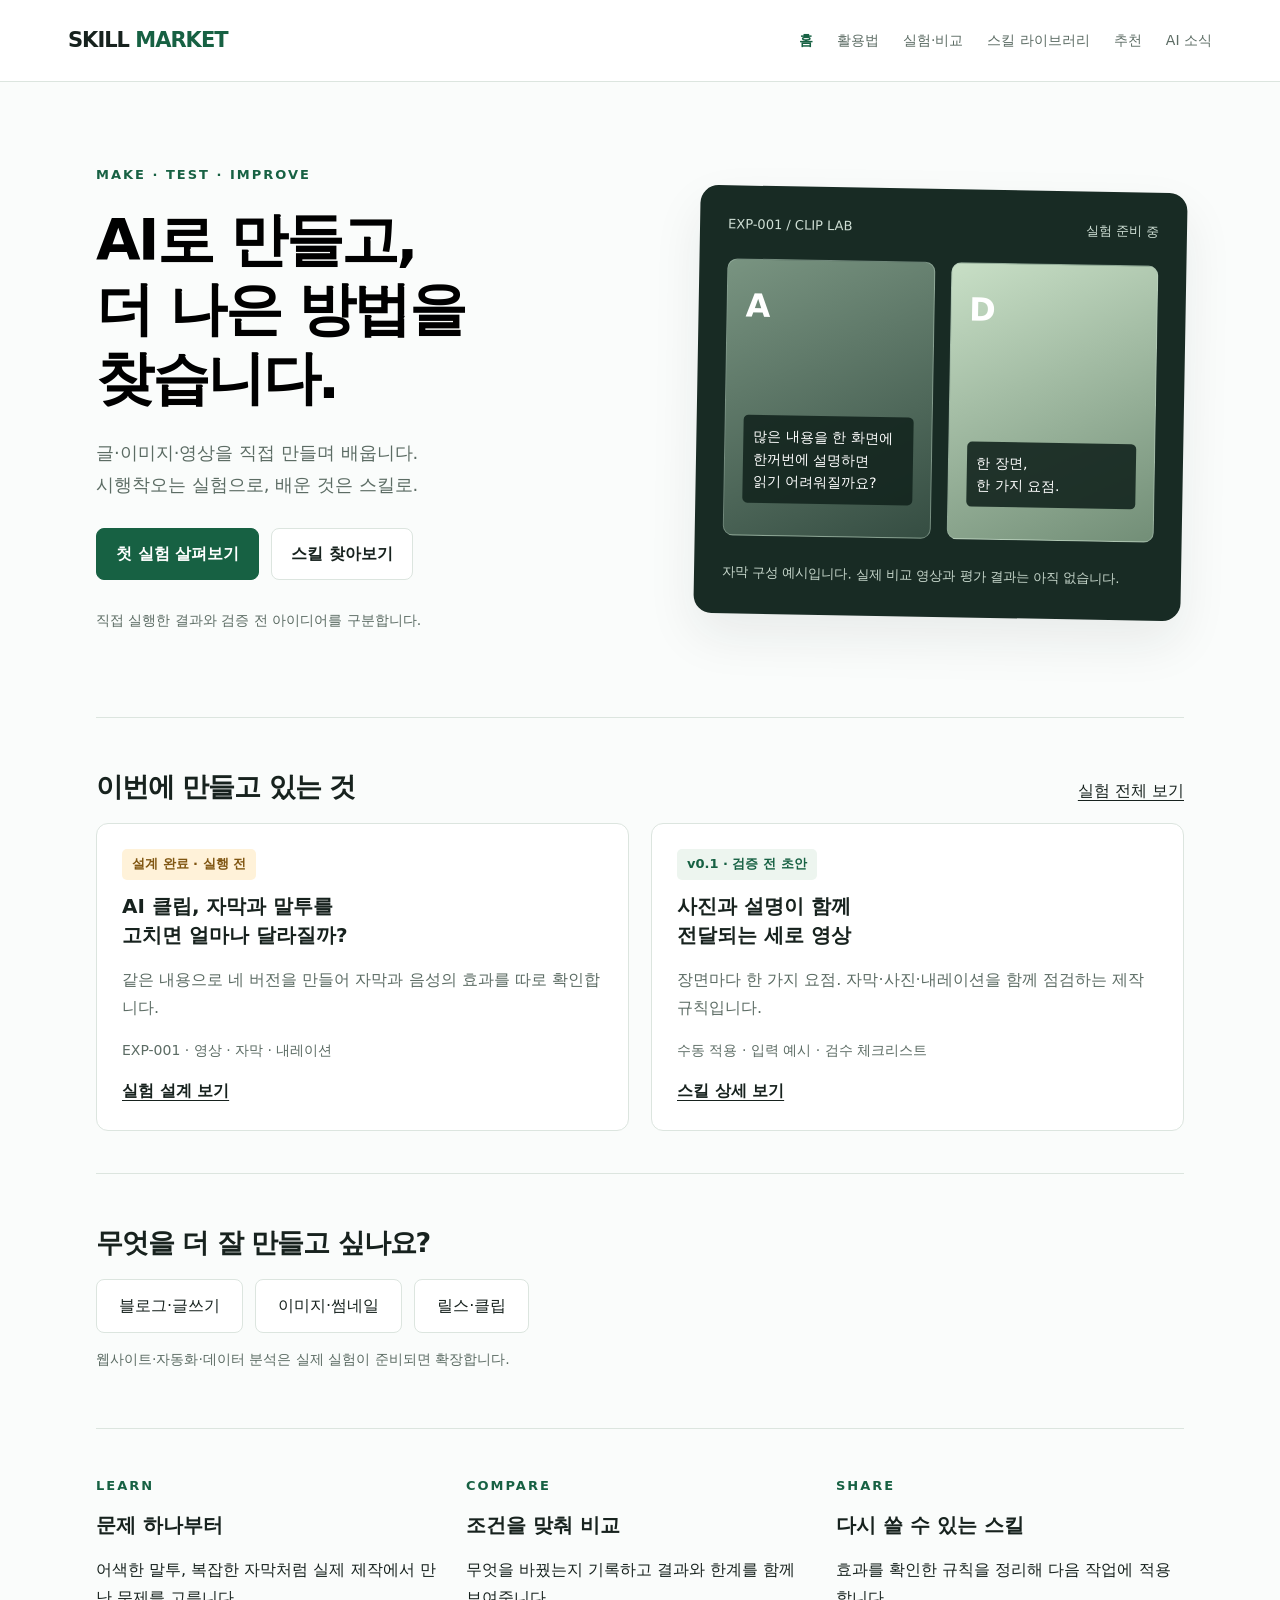
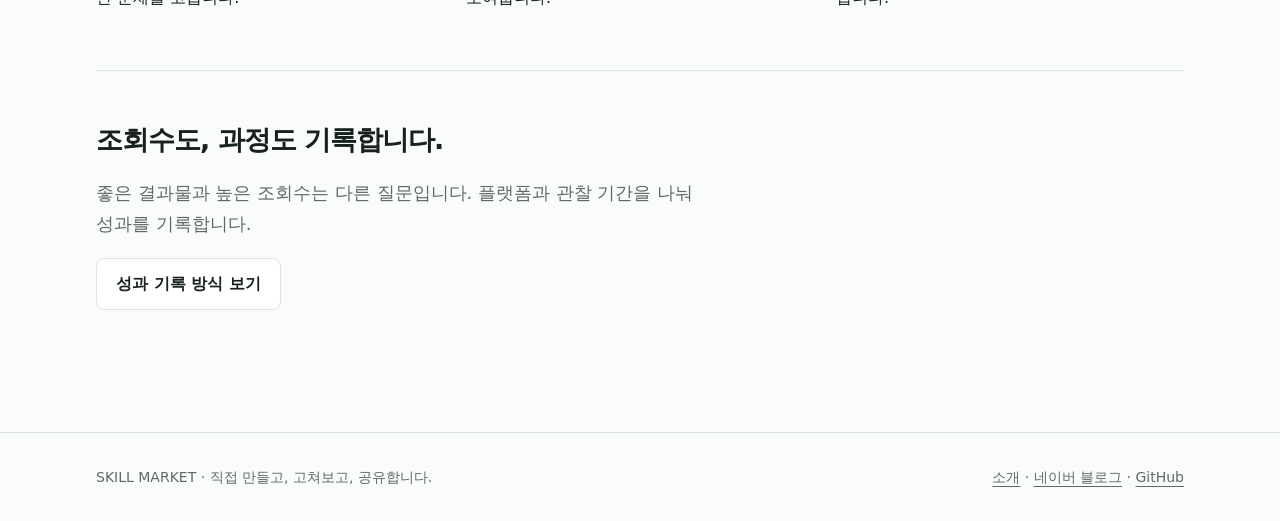
<file: docs/index.html>
<!doctype html><html lang="ko"><head><meta charset="utf-8"><meta name="viewport" content="width=device-width,initial-scale=1"><title>AI로 더 잘 만드는 방법 | SKILL MARKET</title><meta name="description" content="AI 스킬을 직접 써보고 개선하는 실험실. 결과물 비교, 제작 과정과 재사용 가능한 스킬을 기록합니다."><meta property="og:title" content="AI로 더 잘 만드는 방법 | SKILL MARKET"><meta property="og:description" content="직접 만들고 고쳐보며 더 나은 AI 활용법을 나눕니다."><meta property="og:type" content="website"><link rel="stylesheet" href="assets/lab.css"><script src="assets/lab.js" defer></script></head><body><a class="skip" href="#main">본문으로 이동</a><header><div class="nav"><a class="brand" href="index.html">SKILL <span>MARKET</span></a><nav aria-label="주 메뉴"><a href="index.html" aria-current="page">홈</a><a href="guides.html">활용법</a><a href="experiments.html">실험·비교</a><a href="library.html">스킬 라이브러리</a><a href="picks.html">추천</a><a href="news.html">AI 소식</a></nav></div></header><main id="main"><section class="hero"><div><span class="eyebrow">Make · Test · Improve</span><h1>AI로 만들고,<br>더 나은 방법을<br>찾습니다.</h1><p class="lede">글·이미지·영상을 직접 만들며 배웁니다.<br>시행착오는 실험으로, 배운 것은 스킬로.</p><div class="actions"><a class="button primary" href="experiment-001.html">첫 실험 살펴보기</a><a class="button" href="library.html">스킬 찾아보기</a></div><p class="meta">직접 실행한 결과와 검증 전 아이디어를 구분합니다.</p></div><div class="stage" aria-label="자막 배치 설명용 모형"><div class="stage-top"><span>EXP-001 / CLIP LAB</span><span>실험 준비 중</span></div><div class="frames"><div class="frame"><strong>A</strong><p>많은 내용을 한 화면에<br>한꺼번에 설명하면<br>읽기 어려워질까요?</p></div><div class="frame after"><strong>D</strong><p>한 장면,<br>한 가지 요점.</p></div></div><small>자막 구성 예시입니다. 실제 비교 영상과 평가 결과는 아직 없습니다.</small></div></section><section class="section"><div class="section-head"><h2>이번에 만들고 있는 것</h2><a href="experiments.html">실험 전체 보기</a></div><div class="grid two"><article class="card"><span class="tag wait">설계 완료 · 실행 전</span><h3>AI 클립, 자막과 말투를<br>고치면 얼마나 달라질까?</h3><p>같은 내용으로 네 버전을 만들어 자막과 음성의 효과를 따로 확인합니다.</p><p class="meta">EXP-001 · 영상 · 자막 · 내레이션</p><a href="experiment-001.html">실험 설계 보기</a></article><article class="card"><span class="tag">v0.1 · 검증 전 초안</span><h3>사진과 설명이 함께<br>전달되는 세로 영상</h3><p>장면마다 한 가지 요점. 자막·사진·내레이션을 함께 점검하는 제작 규칙입니다.</p><p class="meta">수동 적용 · 입력 예시 · 검수 체크리스트</p><a href="skill-clip.html">스킬 상세 보기</a></article></div></section><section class="section"><h2>무엇을 더 잘 만들고 싶나요?</h2><div class="topic-list"><a href="guides.html#writing">블로그·글쓰기</a><a href="guides.html#image">이미지·썸네일</a><a href="guides.html#video">릴스·클립</a></div><p class="meta">웹사이트·자동화·데이터 분석은 실제 실험이 준비되면 확장합니다.</p></section><section class="section"><div class="grid"><article><span class="eyebrow">Learn</span><h3>문제 하나부터</h3><p>어색한 말투, 복잡한 자막처럼 실제 제작에서 만난 문제를 고릅니다.</p></article><article><span class="eyebrow">Compare</span><h3>조건을 맞춰 비교</h3><p>무엇을 바꿨는지 기록하고 결과와 한계를 함께 보여줍니다.</p></article><article><span class="eyebrow">Share</span><h3>다시 쓸 수 있는 스킬</h3><p>효과를 확인한 규칙을 정리해 다음 작업에 적용합니다.</p></article></div></section><section class="section"><h2>조회수도, 과정도 기록합니다.</h2><p class="lede">좋은 결과물과 높은 조회수는 다른 질문입니다. 플랫폼과 관찰 기간을 나눠 성과를 기록합니다.</p><a class="button" href="experiments.html#results">성과 기록 방식 보기</a></section></main><footer><div class="foot"><span>SKILL MARKET · 직접 만들고, 고쳐보고, 공유합니다.</span><span><a href="about.html">소개</a> · <a href="https://blog.naver.com/ldg0116">네이버 블로그</a> · <a href="https://github.com/ldg0116-oss/skill-market">GitHub</a></span></div></footer></body></html>
</file>
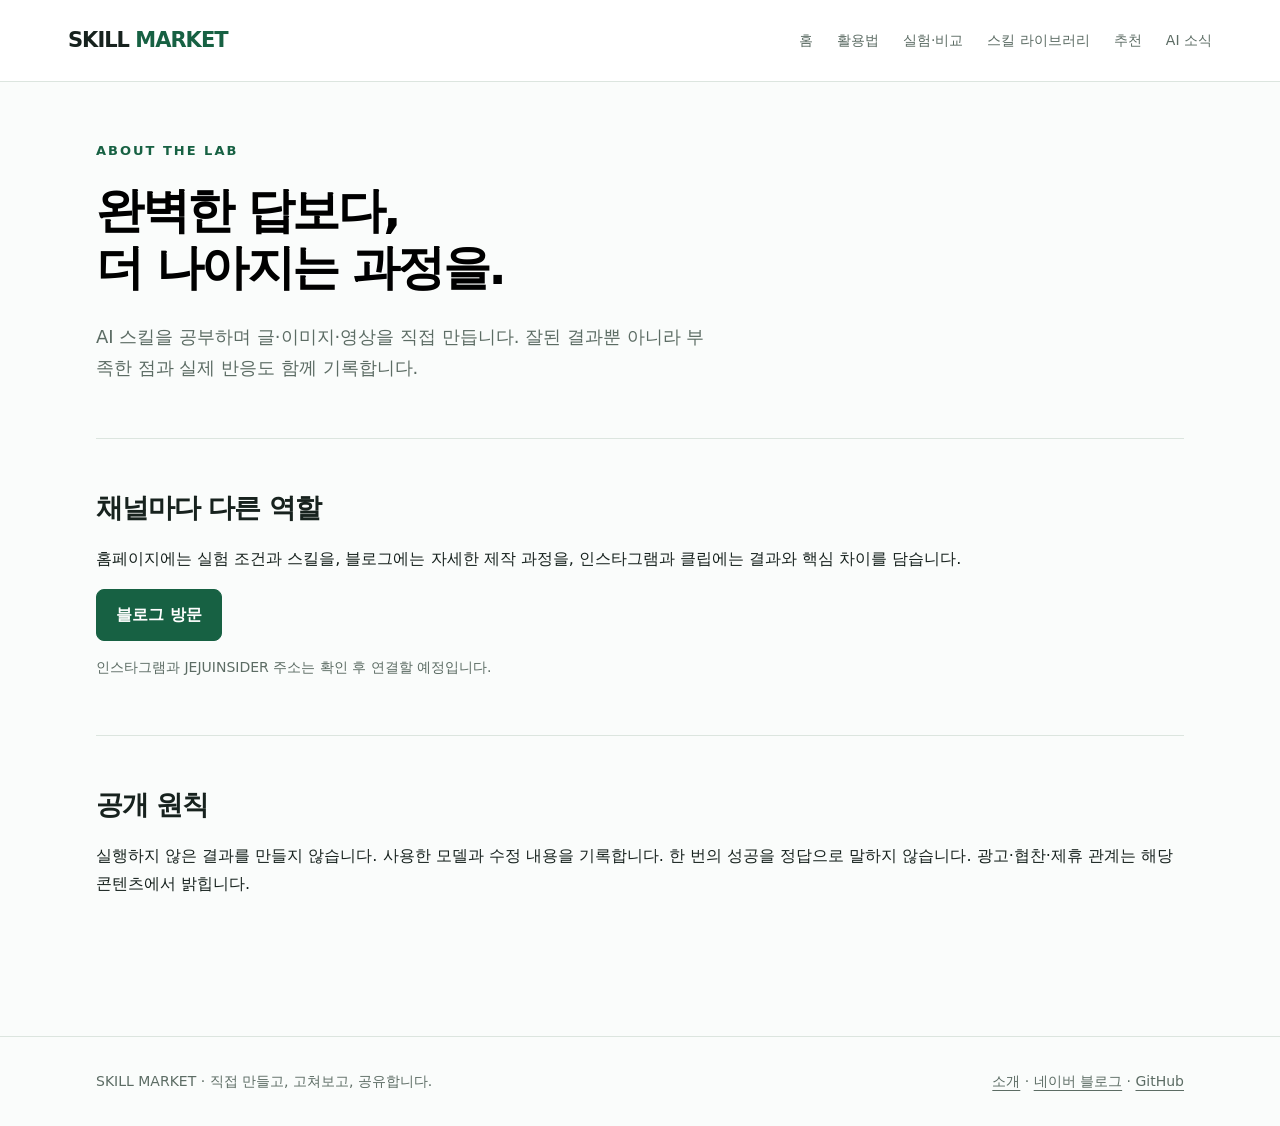
<file: docs/about.html>
<!doctype html><html lang="ko"><head><meta charset="utf-8"><meta name="viewport" content="width=device-width,initial-scale=1"><title>소개 | SKILL MARKET</title><meta name="description" content="AI 스킬을 직접 써보고 개선하는 실험실. 결과물 비교, 제작 과정과 재사용 가능한 스킬을 기록합니다."><meta property="og:title" content="소개 | SKILL MARKET"><meta property="og:description" content="직접 만들고 고쳐보며 더 나은 AI 활용법을 나눕니다."><meta property="og:type" content="website"><link rel="stylesheet" href="assets/lab.css"><script src="assets/lab.js" defer></script></head><body><a class="skip" href="#main">본문으로 이동</a><header><div class="nav"><a class="brand" href="index.html">SKILL <span>MARKET</span></a><nav aria-label="주 메뉴"><a href="index.html">홈</a><a href="guides.html">활용법</a><a href="experiments.html">실험·비교</a><a href="library.html">스킬 라이브러리</a><a href="picks.html">추천</a><a href="news.html">AI 소식</a></nav></div></header><main id="main"><div class="intro"><span class="eyebrow">About the lab</span><h1>완벽한 답보다,<br>더 나아지는 과정을.</h1><p class="lede">AI 스킬을 공부하며 글·이미지·영상을 직접 만듭니다. 잘된 결과뿐 아니라 부족한 점과 실제 반응도 함께 기록합니다.</p></div><section class="section"><h2>채널마다 다른 역할</h2><p>홈페이지에는 실험 조건과 스킬을, 블로그에는 자세한 제작 과정을, 인스타그램과 클립에는 결과와 핵심 차이를 담습니다.</p><a class="button primary" href="https://blog.naver.com/ldg0116">블로그 방문</a><p class="meta">인스타그램과 JEJUINSIDER 주소는 확인 후 연결할 예정입니다.</p></section><section class="section"><h2>공개 원칙</h2><p>실행하지 않은 결과를 만들지 않습니다. 사용한 모델과 수정 내용을 기록합니다. 한 번의 성공을 정답으로 말하지 않습니다. 광고·협찬·제휴 관계는 해당 콘텐츠에서 밝힙니다.</p></section></main><footer><div class="foot"><span>SKILL MARKET · 직접 만들고, 고쳐보고, 공유합니다.</span><span><a href="about.html">소개</a> · <a href="https://blog.naver.com/ldg0116">네이버 블로그</a> · <a href="https://github.com/ldg0116-oss/skill-market">GitHub</a></span></div></footer></body></html>
</file>
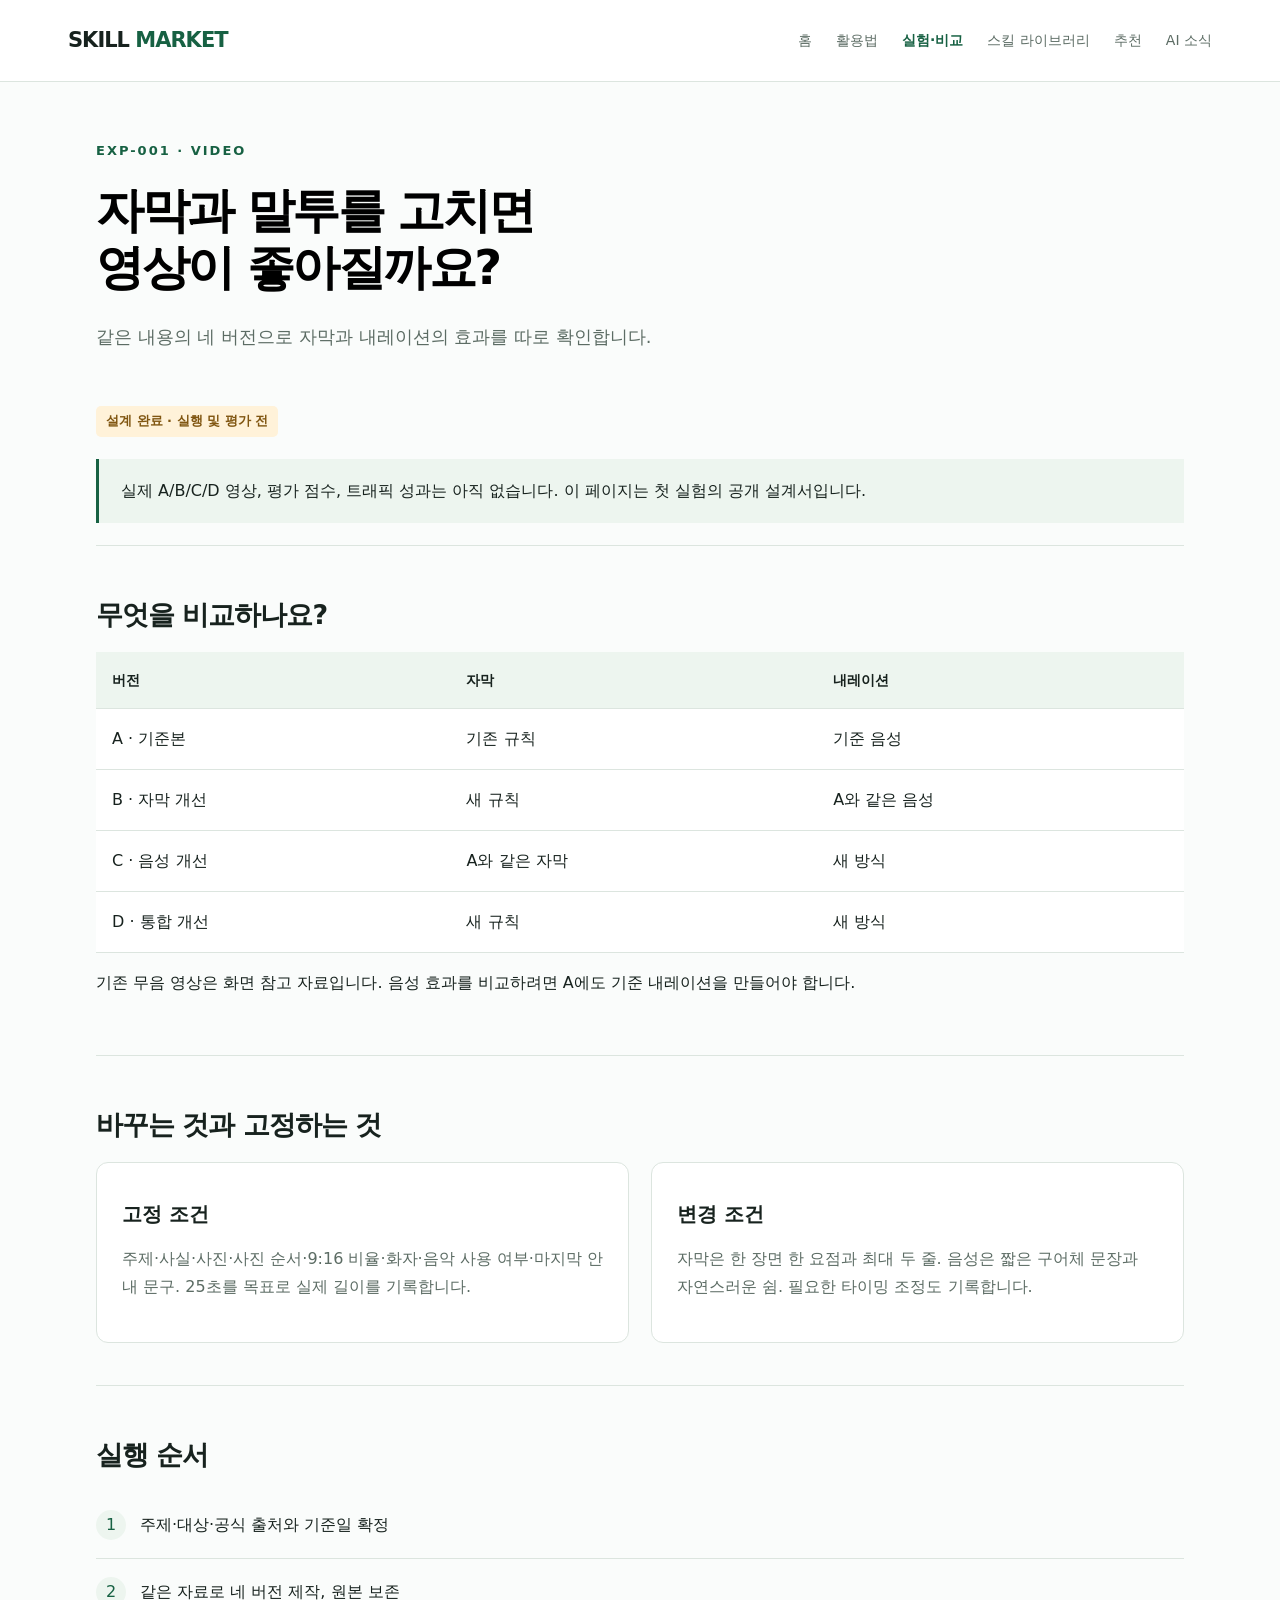
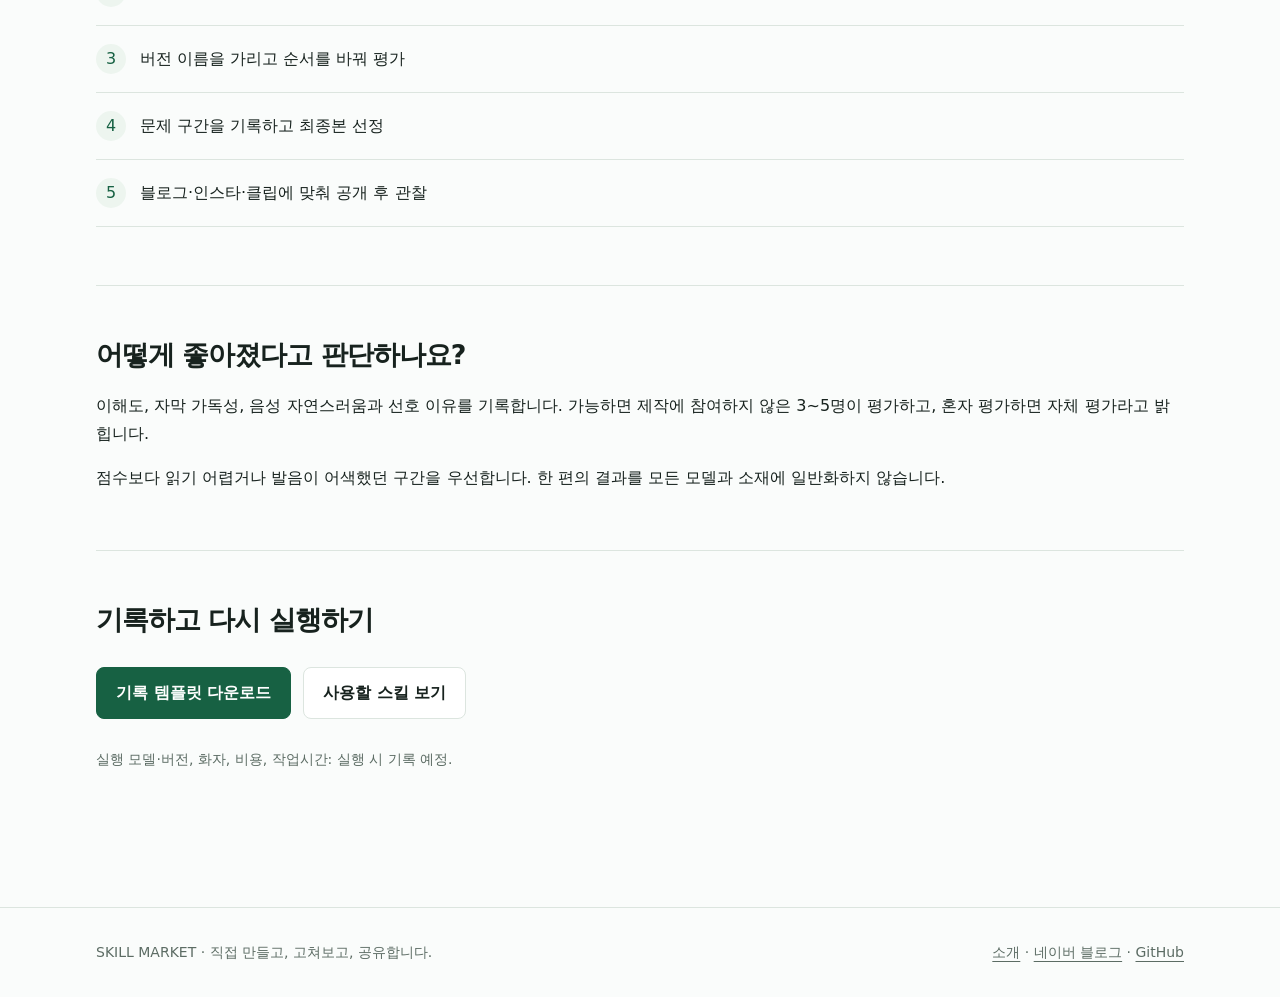
<file: docs/experiment-001.html>
<!doctype html><html lang="ko"><head><meta charset="utf-8"><meta name="viewport" content="width=device-width,initial-scale=1"><title>AI 클립 자막·내레이션 개선 | SKILL MARKET</title><meta name="description" content="AI 스킬을 직접 써보고 개선하는 실험실. 결과물 비교, 제작 과정과 재사용 가능한 스킬을 기록합니다."><meta property="og:title" content="AI 클립 자막·내레이션 개선 | SKILL MARKET"><meta property="og:description" content="직접 만들고 고쳐보며 더 나은 AI 활용법을 나눕니다."><meta property="og:type" content="website"><link rel="stylesheet" href="assets/lab.css"><script src="assets/lab.js" defer></script></head><body><a class="skip" href="#main">본문으로 이동</a><header><div class="nav"><a class="brand" href="index.html">SKILL <span>MARKET</span></a><nav aria-label="주 메뉴"><a href="index.html">홈</a><a href="guides.html">활용법</a><a href="experiments.html" aria-current="page">실험·비교</a><a href="library.html">스킬 라이브러리</a><a href="picks.html">추천</a><a href="news.html">AI 소식</a></nav></div></header><main id="main"><div class="intro"><span class="eyebrow">EXP-001 · Video</span><h1>자막과 말투를 고치면<br>영상이 좋아질까요?</h1><p class="lede">같은 내용의 네 버전으로 자막과 내레이션의 효과를 따로 확인합니다.</p></div><span class="tag wait">설계 완료 · 실행 및 평가 전</span><div class="notice">실제 A/B/C/D 영상, 평가 점수, 트래픽 성과는 아직 없습니다. 이 페이지는 첫 실험의 공개 설계서입니다.</div><section class="section"><h2>무엇을 비교하나요?</h2><div class="scroll"><table><thead><tr><th>버전</th><th>자막</th><th>내레이션</th></tr></thead><tbody><tr><td>A · 기준본</td><td>기존 규칙</td><td>기준 음성</td></tr><tr><td>B · 자막 개선</td><td>새 규칙</td><td>A와 같은 음성</td></tr><tr><td>C · 음성 개선</td><td>A와 같은 자막</td><td>새 방식</td></tr><tr><td>D · 통합 개선</td><td>새 규칙</td><td>새 방식</td></tr></tbody></table></div><p>기존 무음 영상은 화면 참고 자료입니다. 음성 효과를 비교하려면 A에도 기준 내레이션을 만들어야 합니다.</p></section><section class="section"><h2>바꾸는 것과 고정하는 것</h2><div class="grid two"><article class="card"><h3>고정 조건</h3><p>주제·사실·사진·사진 순서·9:16 비율·화자·음악 사용 여부·마지막 안내 문구. 25초를 목표로 실제 길이를 기록합니다.</p></article><article class="card"><h3>변경 조건</h3><p>자막은 한 장면 한 요점과 최대 두 줄. 음성은 짧은 구어체 문장과 자연스러운 쉼. 필요한 타이밍 조정도 기록합니다.</p></article></div></section><section class="section"><h2>실행 순서</h2><ol class="steps"><li>주제·대상·공식 출처와 기준일 확정</li><li>같은 자료로 네 버전 제작, 원본 보존</li><li>버전 이름을 가리고 순서를 바꿔 평가</li><li>문제 구간을 기록하고 최종본 선정</li><li>블로그·인스타·클립에 맞춰 공개 후 관찰</li></ol></section><section class="section"><h2>어떻게 좋아졌다고 판단하나요?</h2><p>이해도, 자막 가독성, 음성 자연스러움과 선호 이유를 기록합니다. 가능하면 제작에 참여하지 않은 3~5명이 평가하고, 혼자 평가하면 자체 평가라고 밝힙니다.</p><p>점수보다 읽기 어렵거나 발음이 어색했던 구간을 우선합니다. 한 편의 결과를 모든 모델과 소재에 일반화하지 않습니다.</p></section><section class="section"><h2>기록하고 다시 실행하기</h2><div class="actions"><a class="button primary" href="downloads/experiment-001.md" download>기록 템플릿 다운로드</a><a class="button" href="skill-clip.html">사용할 스킬 보기</a></div><p class="meta">실행 모델·버전, 화자, 비용, 작업시간: 실행 시 기록 예정.</p></section></main><footer><div class="foot"><span>SKILL MARKET · 직접 만들고, 고쳐보고, 공유합니다.</span><span><a href="about.html">소개</a> · <a href="https://blog.naver.com/ldg0116">네이버 블로그</a> · <a href="https://github.com/ldg0116-oss/skill-market">GitHub</a></span></div></footer></body></html>
</file>
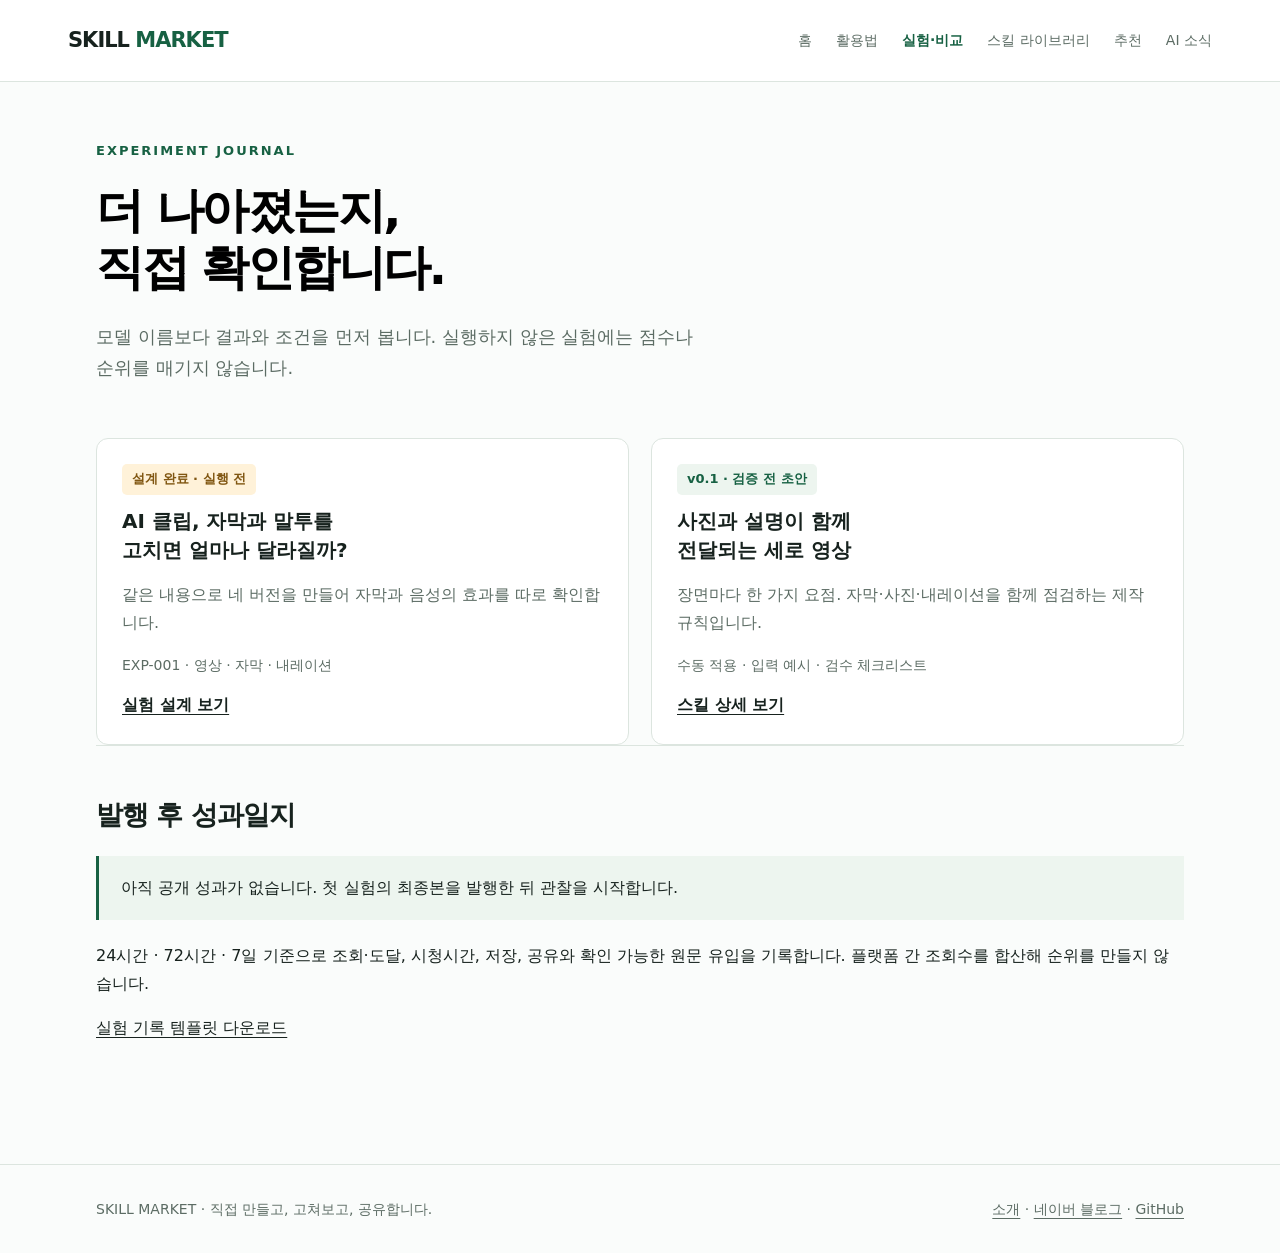
<file: docs/experiments.html>
<!doctype html><html lang="ko"><head><meta charset="utf-8"><meta name="viewport" content="width=device-width,initial-scale=1"><title>실험·비교 | SKILL MARKET</title><meta name="description" content="AI 스킬을 직접 써보고 개선하는 실험실. 결과물 비교, 제작 과정과 재사용 가능한 스킬을 기록합니다."><meta property="og:title" content="실험·비교 | SKILL MARKET"><meta property="og:description" content="직접 만들고 고쳐보며 더 나은 AI 활용법을 나눕니다."><meta property="og:type" content="website"><link rel="stylesheet" href="assets/lab.css"><script src="assets/lab.js" defer></script></head><body><a class="skip" href="#main">본문으로 이동</a><header><div class="nav"><a class="brand" href="index.html">SKILL <span>MARKET</span></a><nav aria-label="주 메뉴"><a href="index.html">홈</a><a href="guides.html">활용법</a><a href="experiments.html" aria-current="page">실험·비교</a><a href="library.html">스킬 라이브러리</a><a href="picks.html">추천</a><a href="news.html">AI 소식</a></nav></div></header><main id="main"><div class="intro"><span class="eyebrow">Experiment journal</span><h1>더 나아졌는지,<br>직접 확인합니다.</h1><p class="lede">모델 이름보다 결과와 조건을 먼저 봅니다. 실행하지 않은 실험에는 점수나 순위를 매기지 않습니다.</p></div><div class="grid two"><article class="card"><span class="tag wait">설계 완료 · 실행 전</span><h3>AI 클립, 자막과 말투를<br>고치면 얼마나 달라질까?</h3><p>같은 내용으로 네 버전을 만들어 자막과 음성의 효과를 따로 확인합니다.</p><p class="meta">EXP-001 · 영상 · 자막 · 내레이션</p><a href="experiment-001.html">실험 설계 보기</a></article><article class="card"><span class="tag">v0.1 · 검증 전 초안</span><h3>사진과 설명이 함께<br>전달되는 세로 영상</h3><p>장면마다 한 가지 요점. 자막·사진·내레이션을 함께 점검하는 제작 규칙입니다.</p><p class="meta">수동 적용 · 입력 예시 · 검수 체크리스트</p><a href="skill-clip.html">스킬 상세 보기</a></article></div><section class="section" id="results"><h2>발행 후 성과일지</h2><div class="notice">아직 공개 성과가 없습니다. 첫 실험의 최종본을 발행한 뒤 관찰을 시작합니다.</div><p>24시간 · 72시간 · 7일 기준으로 조회·도달, 시청시간, 저장, 공유와 확인 가능한 원문 유입을 기록합니다. 플랫폼 간 조회수를 합산해 순위를 만들지 않습니다.</p><a href="downloads/experiment-001.md" download>실험 기록 템플릿 다운로드</a></section></main><footer><div class="foot"><span>SKILL MARKET · 직접 만들고, 고쳐보고, 공유합니다.</span><span><a href="about.html">소개</a> · <a href="https://blog.naver.com/ldg0116">네이버 블로그</a> · <a href="https://github.com/ldg0116-oss/skill-market">GitHub</a></span></div></footer></body></html>
</file>
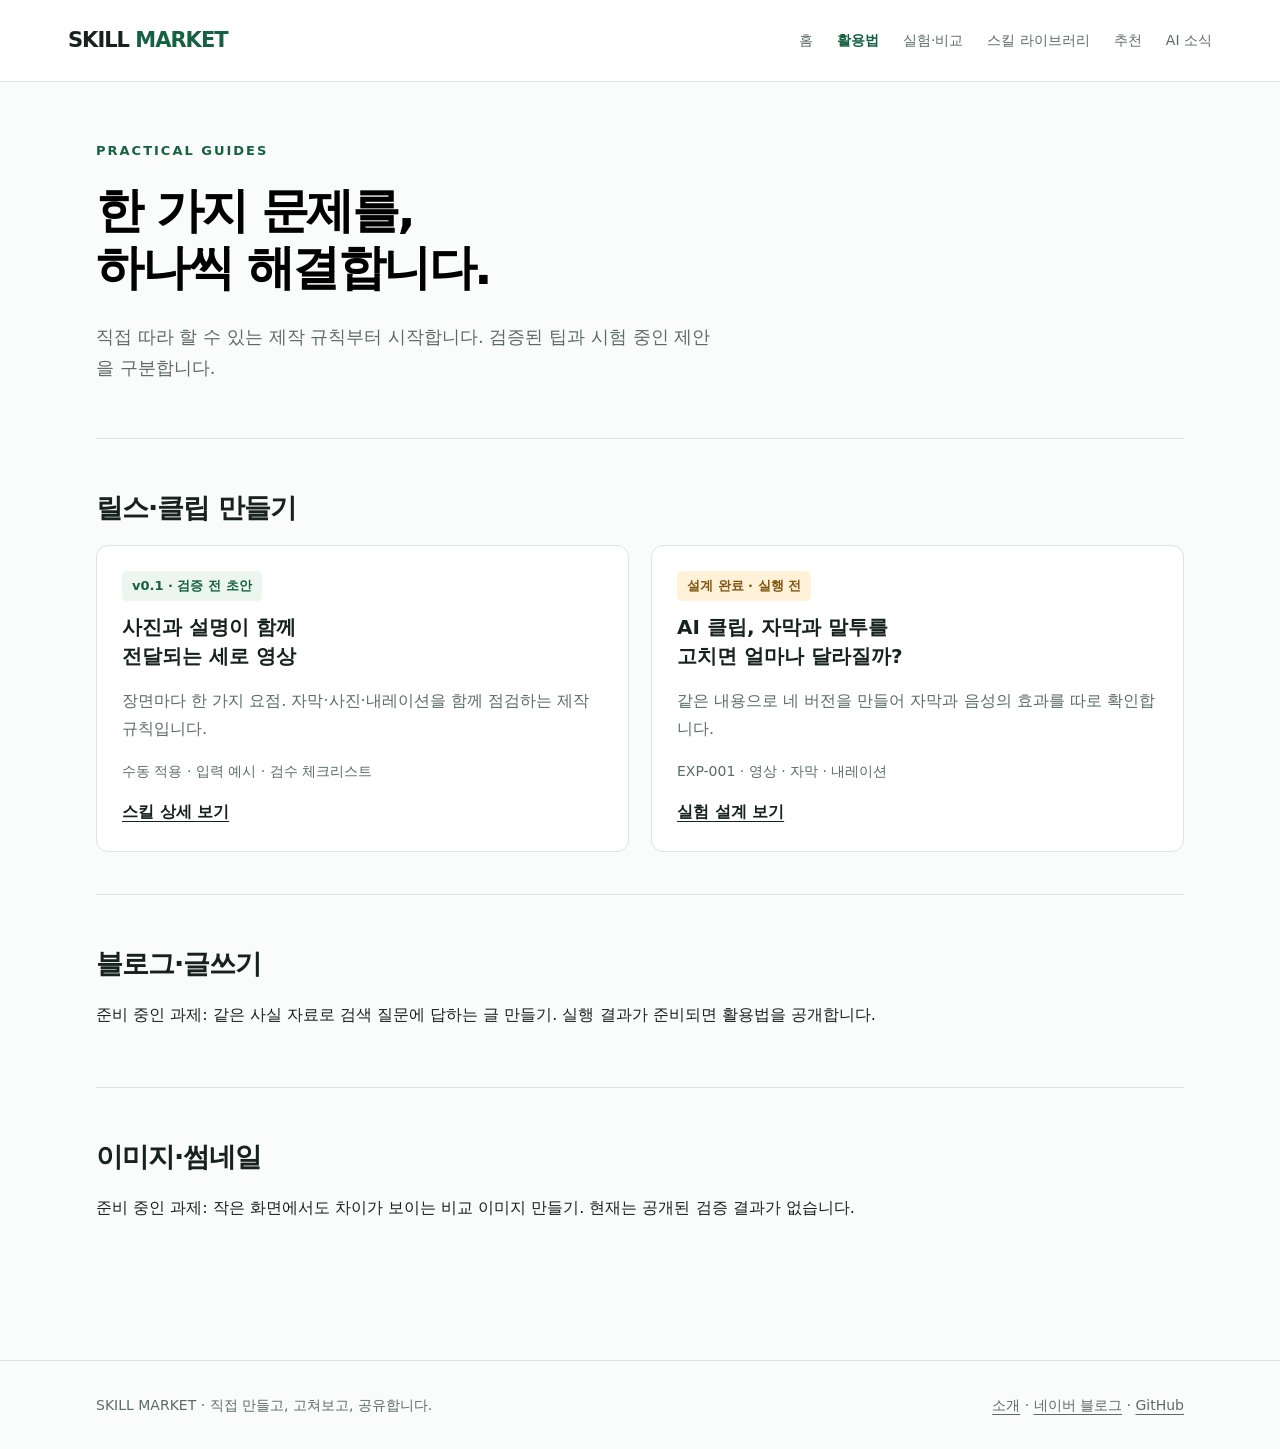
<file: docs/guides.html>
<!doctype html><html lang="ko"><head><meta charset="utf-8"><meta name="viewport" content="width=device-width,initial-scale=1"><title>활용법 | SKILL MARKET</title><meta name="description" content="AI 스킬을 직접 써보고 개선하는 실험실. 결과물 비교, 제작 과정과 재사용 가능한 스킬을 기록합니다."><meta property="og:title" content="활용법 | SKILL MARKET"><meta property="og:description" content="직접 만들고 고쳐보며 더 나은 AI 활용법을 나눕니다."><meta property="og:type" content="website"><link rel="stylesheet" href="assets/lab.css"><script src="assets/lab.js" defer></script></head><body><a class="skip" href="#main">본문으로 이동</a><header><div class="nav"><a class="brand" href="index.html">SKILL <span>MARKET</span></a><nav aria-label="주 메뉴"><a href="index.html">홈</a><a href="guides.html" aria-current="page">활용법</a><a href="experiments.html">실험·비교</a><a href="library.html">스킬 라이브러리</a><a href="picks.html">추천</a><a href="news.html">AI 소식</a></nav></div></header><main id="main"><div class="intro"><span class="eyebrow">Practical guides</span><h1>한 가지 문제를,<br>하나씩 해결합니다.</h1><p class="lede">직접 따라 할 수 있는 제작 규칙부터 시작합니다. 검증된 팁과 시험 중인 제안을 구분합니다.</p></div><section class="section" id="video"><h2>릴스·클립 만들기</h2><div class="grid two"><article class="card"><span class="tag">v0.1 · 검증 전 초안</span><h3>사진과 설명이 함께<br>전달되는 세로 영상</h3><p>장면마다 한 가지 요점. 자막·사진·내레이션을 함께 점검하는 제작 규칙입니다.</p><p class="meta">수동 적용 · 입력 예시 · 검수 체크리스트</p><a href="skill-clip.html">스킬 상세 보기</a></article><article class="card"><span class="tag wait">설계 완료 · 실행 전</span><h3>AI 클립, 자막과 말투를<br>고치면 얼마나 달라질까?</h3><p>같은 내용으로 네 버전을 만들어 자막과 음성의 효과를 따로 확인합니다.</p><p class="meta">EXP-001 · 영상 · 자막 · 내레이션</p><a href="experiment-001.html">실험 설계 보기</a></article></div></section><section class="section" id="writing"><h2>블로그·글쓰기</h2><p>준비 중인 과제: 같은 사실 자료로 검색 질문에 답하는 글 만들기. 실행 결과가 준비되면 활용법을 공개합니다.</p></section><section class="section" id="image"><h2>이미지·썸네일</h2><p>준비 중인 과제: 작은 화면에서도 차이가 보이는 비교 이미지 만들기. 현재는 공개된 검증 결과가 없습니다.</p></section></main><footer><div class="foot"><span>SKILL MARKET · 직접 만들고, 고쳐보고, 공유합니다.</span><span><a href="about.html">소개</a> · <a href="https://blog.naver.com/ldg0116">네이버 블로그</a> · <a href="https://github.com/ldg0116-oss/skill-market">GitHub</a></span></div></footer></body></html>
</file>
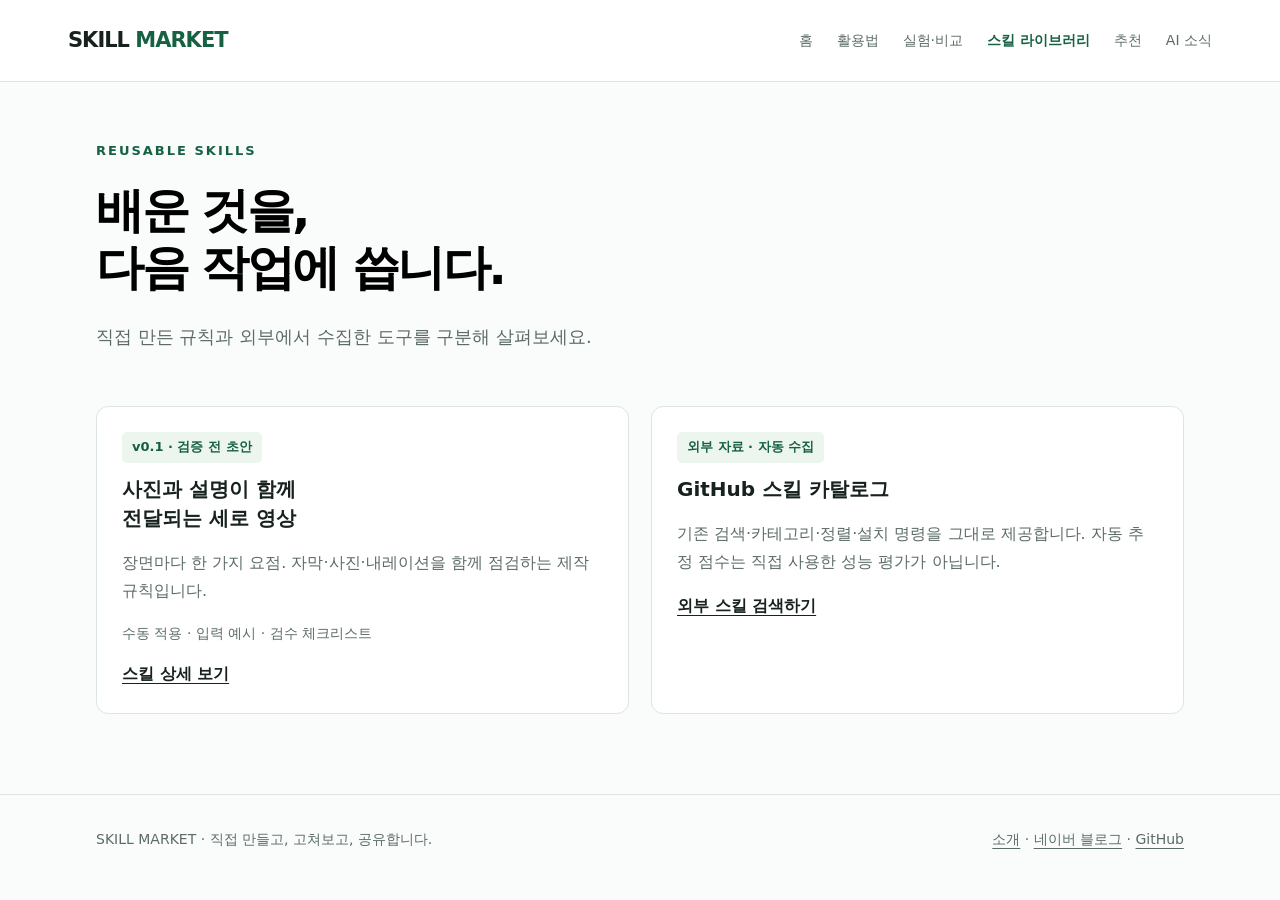
<file: docs/library.html>
<!doctype html><html lang="ko"><head><meta charset="utf-8"><meta name="viewport" content="width=device-width,initial-scale=1"><title>스킬 라이브러리 | SKILL MARKET</title><meta name="description" content="AI 스킬을 직접 써보고 개선하는 실험실. 결과물 비교, 제작 과정과 재사용 가능한 스킬을 기록합니다."><meta property="og:title" content="스킬 라이브러리 | SKILL MARKET"><meta property="og:description" content="직접 만들고 고쳐보며 더 나은 AI 활용법을 나눕니다."><meta property="og:type" content="website"><link rel="stylesheet" href="assets/lab.css"><script src="assets/lab.js" defer></script></head><body><a class="skip" href="#main">본문으로 이동</a><header><div class="nav"><a class="brand" href="index.html">SKILL <span>MARKET</span></a><nav aria-label="주 메뉴"><a href="index.html">홈</a><a href="guides.html">활용법</a><a href="experiments.html">실험·비교</a><a href="library.html" aria-current="page">스킬 라이브러리</a><a href="picks.html">추천</a><a href="news.html">AI 소식</a></nav></div></header><main id="main"><div class="intro"><span class="eyebrow">Reusable skills</span><h1>배운 것을,<br>다음 작업에 씁니다.</h1><p class="lede">직접 만든 규칙과 외부에서 수집한 도구를 구분해 살펴보세요.</p></div><div class="grid two"><article class="card"><span class="tag">v0.1 · 검증 전 초안</span><h3>사진과 설명이 함께<br>전달되는 세로 영상</h3><p>장면마다 한 가지 요점. 자막·사진·내레이션을 함께 점검하는 제작 규칙입니다.</p><p class="meta">수동 적용 · 입력 예시 · 검수 체크리스트</p><a href="skill-clip.html">스킬 상세 보기</a></article><article class="card"><span class="tag">외부 자료 · 자동 수집</span><h3>GitHub 스킬 카탈로그</h3><p>기존 검색·카테고리·정렬·설치 명령을 그대로 제공합니다. 자동 추정 점수는 직접 사용한 성능 평가가 아닙니다.</p><a href="catalog.html">외부 스킬 검색하기</a></article></div></main><footer><div class="foot"><span>SKILL MARKET · 직접 만들고, 고쳐보고, 공유합니다.</span><span><a href="about.html">소개</a> · <a href="https://blog.naver.com/ldg0116">네이버 블로그</a> · <a href="https://github.com/ldg0116-oss/skill-market">GitHub</a></span></div></footer></body></html>
</file>
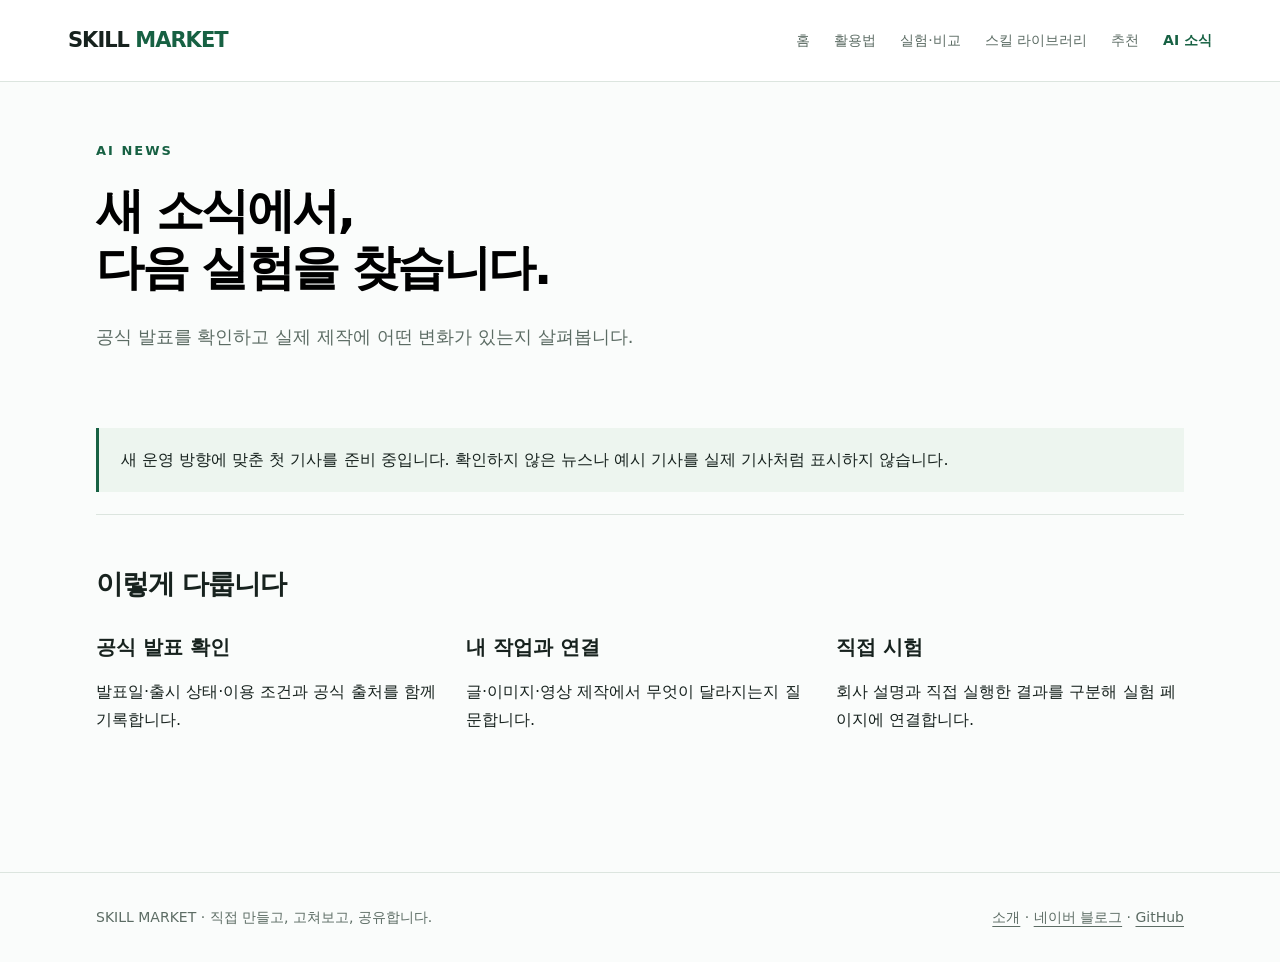
<file: docs/news.html>
<!doctype html><html lang="ko"><head><meta charset="utf-8"><meta name="viewport" content="width=device-width,initial-scale=1"><title>AI 소식 | SKILL MARKET</title><meta name="description" content="AI 스킬을 직접 써보고 개선하는 실험실. 결과물 비교, 제작 과정과 재사용 가능한 스킬을 기록합니다."><meta property="og:title" content="AI 소식 | SKILL MARKET"><meta property="og:description" content="직접 만들고 고쳐보며 더 나은 AI 활용법을 나눕니다."><meta property="og:type" content="website"><link rel="stylesheet" href="assets/lab.css"><script src="assets/lab.js" defer></script></head><body><a class="skip" href="#main">본문으로 이동</a><header><div class="nav"><a class="brand" href="index.html">SKILL <span>MARKET</span></a><nav aria-label="주 메뉴"><a href="index.html">홈</a><a href="guides.html">활용법</a><a href="experiments.html">실험·비교</a><a href="library.html">스킬 라이브러리</a><a href="picks.html">추천</a><a href="news.html" aria-current="page">AI 소식</a></nav></div></header><main id="main"><div class="intro"><span class="eyebrow">AI news</span><h1>새 소식에서,<br>다음 실험을 찾습니다.</h1><p class="lede">공식 발표를 확인하고 실제 제작에 어떤 변화가 있는지 살펴봅니다.</p></div><div class="notice">새 운영 방향에 맞춘 첫 기사를 준비 중입니다. 확인하지 않은 뉴스나 예시 기사를 실제 기사처럼 표시하지 않습니다.</div><section class="section"><h2>이렇게 다룹니다</h2><div class="grid"><article><h3>공식 발표 확인</h3><p>발표일·출시 상태·이용 조건과 공식 출처를 함께 기록합니다.</p></article><article><h3>내 작업과 연결</h3><p>글·이미지·영상 제작에서 무엇이 달라지는지 질문합니다.</p></article><article><h3>직접 시험</h3><p>회사 설명과 직접 실행한 결과를 구분해 실험 페이지에 연결합니다.</p></article></div></section></main><footer><div class="foot"><span>SKILL MARKET · 직접 만들고, 고쳐보고, 공유합니다.</span><span><a href="about.html">소개</a> · <a href="https://blog.naver.com/ldg0116">네이버 블로그</a> · <a href="https://github.com/ldg0116-oss/skill-market">GitHub</a></span></div></footer></body></html>
</file>
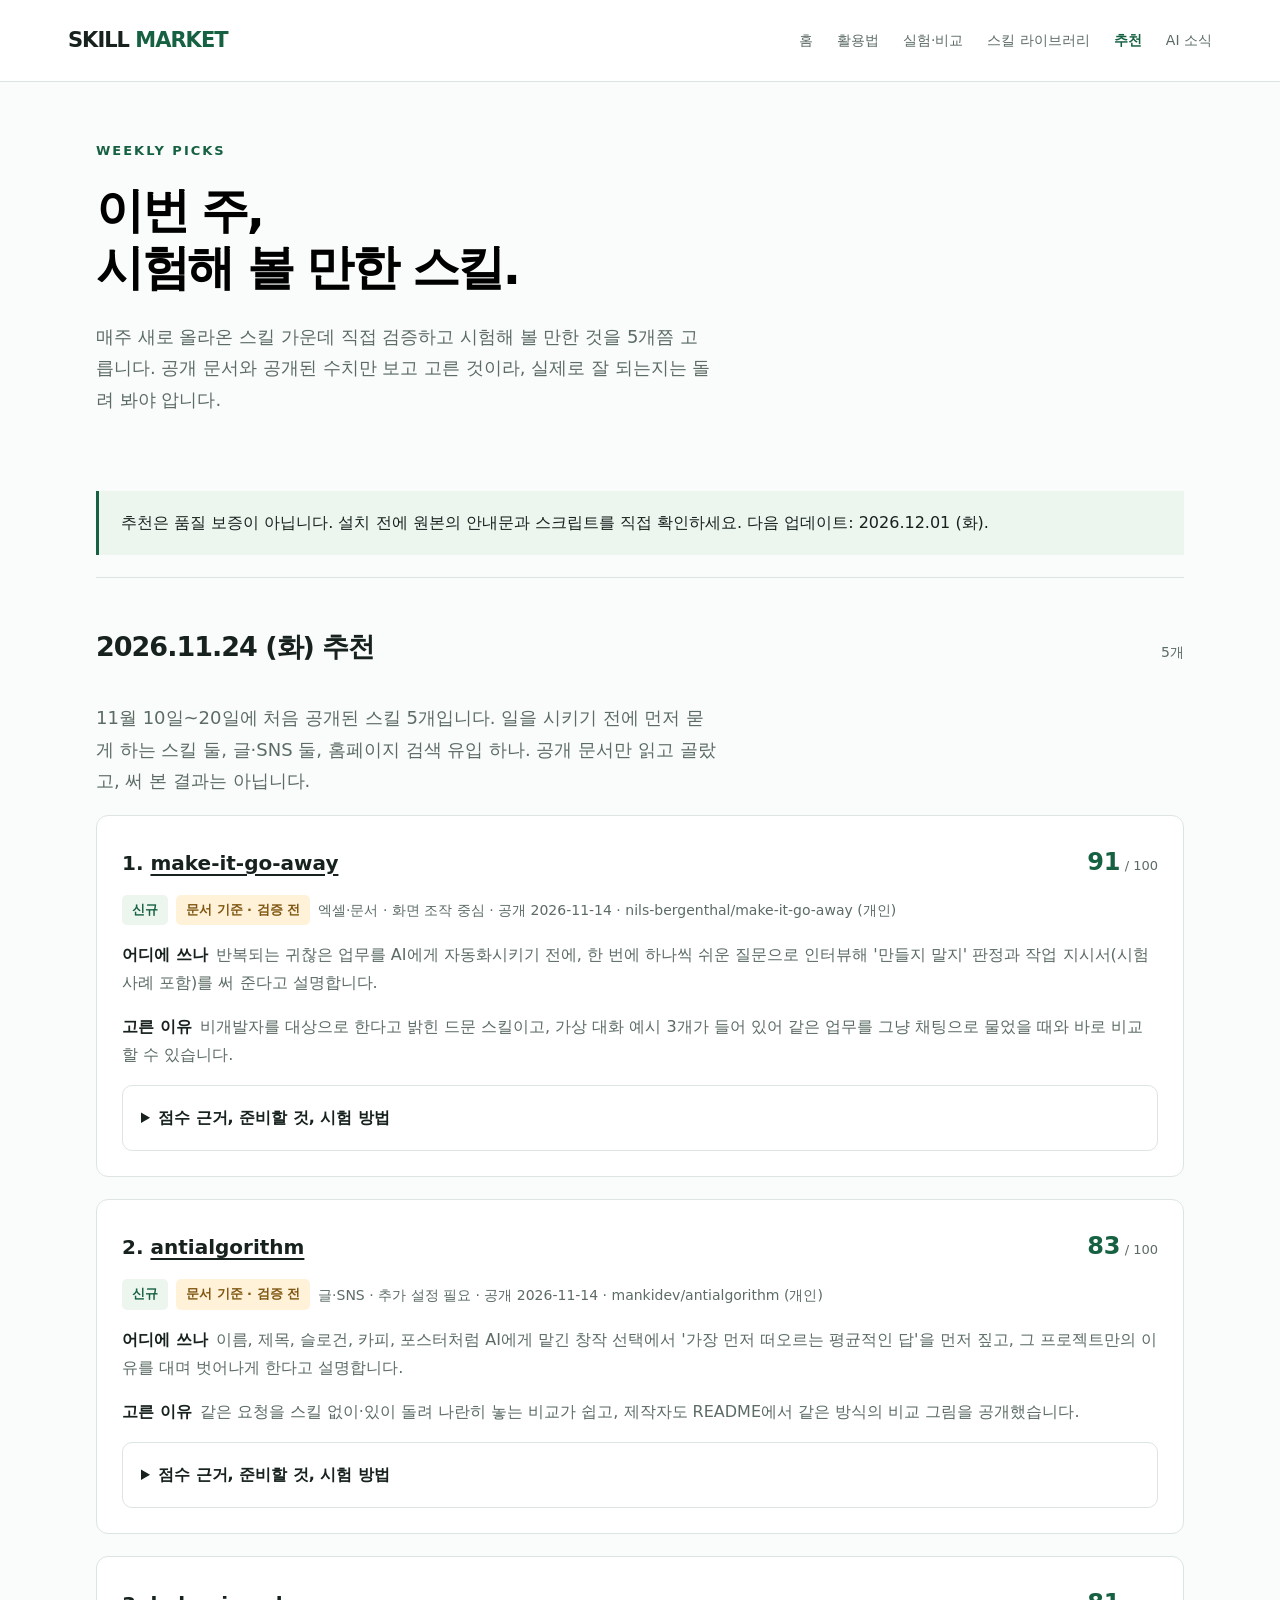
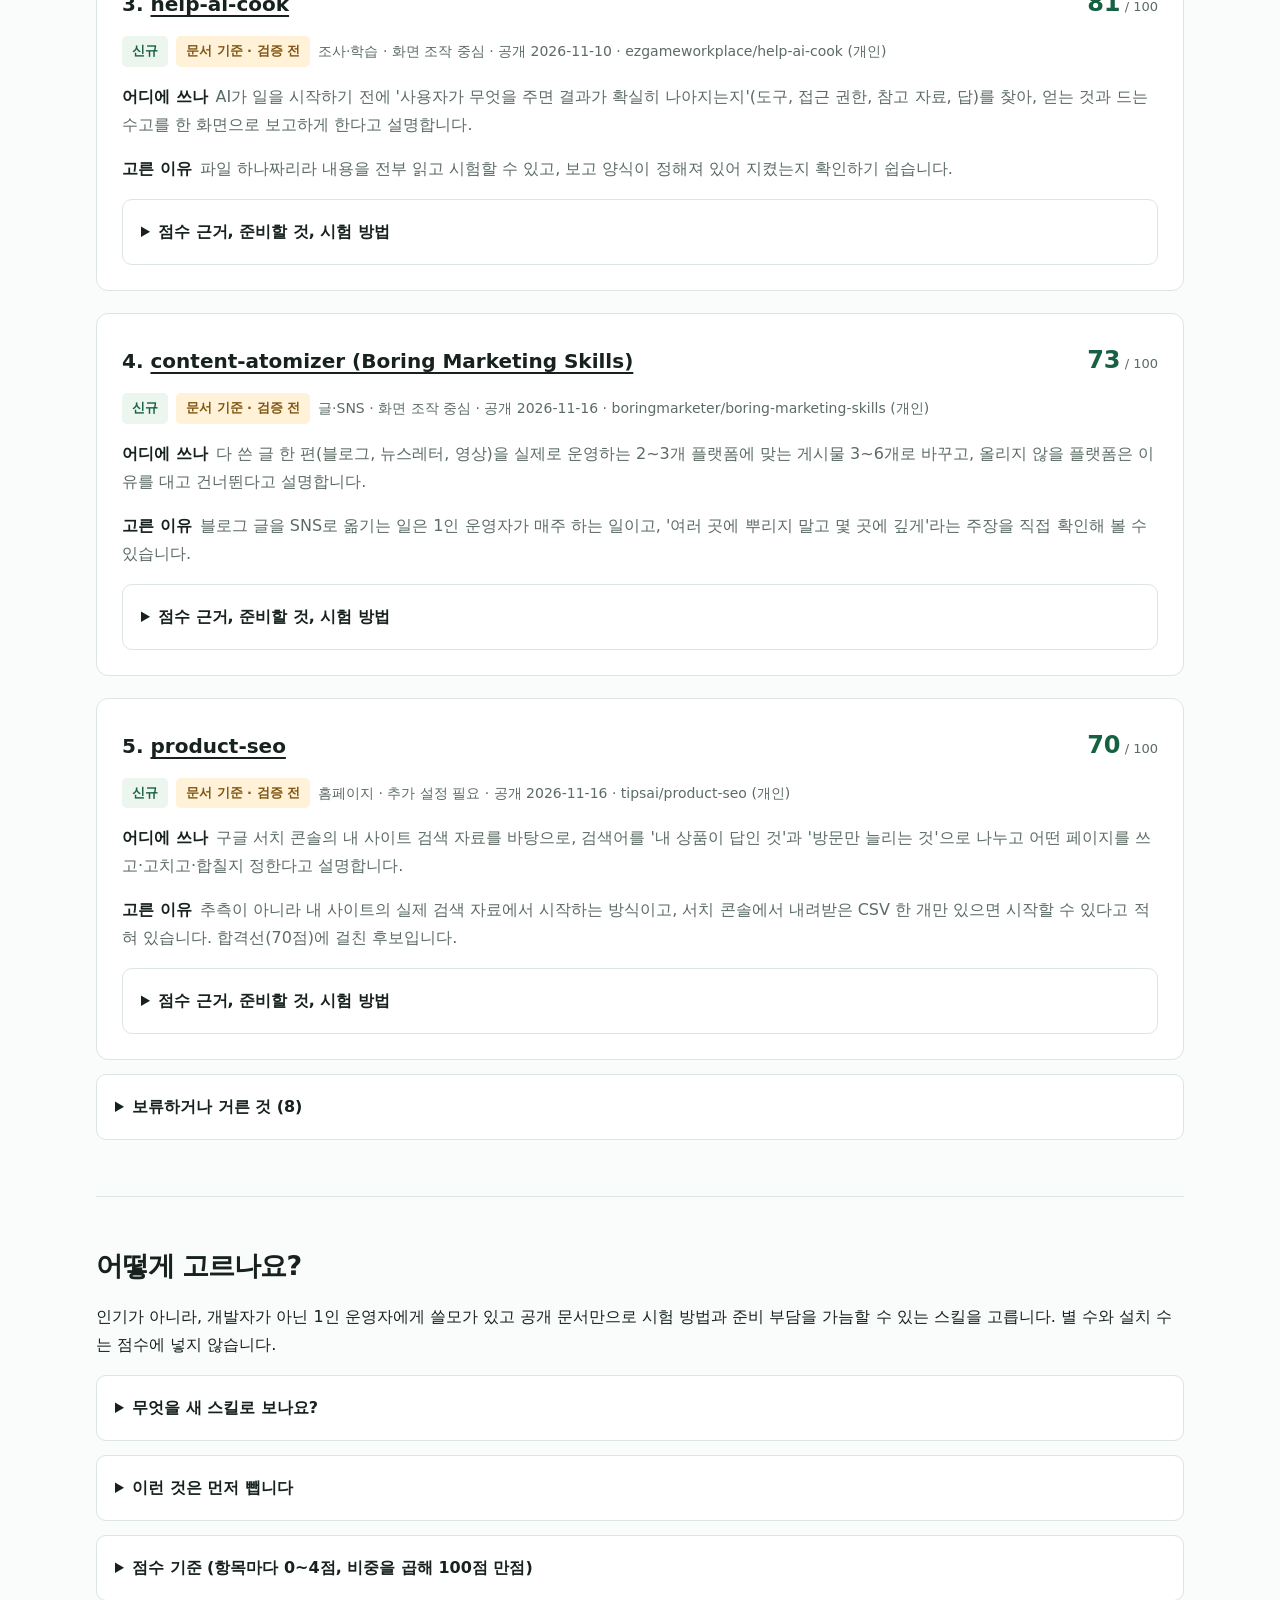
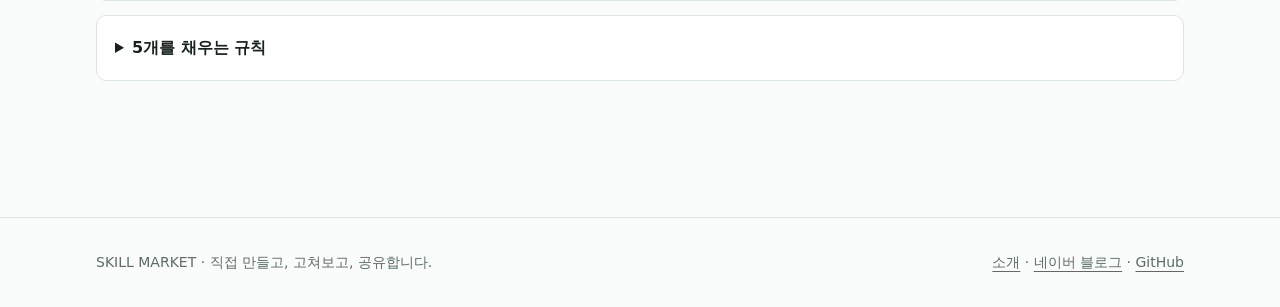
<file: docs/picks.html>
<!doctype html><html lang="ko"><head><meta charset="utf-8"><meta name="viewport" content="width=device-width,initial-scale=1"><title>이번 주 추천 스킬 | SKILL MARKET</title><meta name="description" content="AI 스킬을 직접 써보고 개선하는 실험실. 결과물 비교, 제작 과정과 재사용 가능한 스킬을 기록합니다."><meta property="og:title" content="이번 주 추천 스킬 | SKILL MARKET"><meta property="og:description" content="직접 만들고 고쳐보며 더 나은 AI 활용법을 나눕니다."><meta property="og:type" content="website"><link rel="stylesheet" href="assets/lab.css"><script src="assets/lab.js" defer></script></head><body><a class="skip" href="#main">본문으로 이동</a><header><div class="nav"><a class="brand" href="index.html">SKILL <span>MARKET</span></a><nav aria-label="주 메뉴"><a href="index.html">홈</a><a href="guides.html">활용법</a><a href="experiments.html">실험·비교</a><a href="library.html">스킬 라이브러리</a><a href="picks.html" aria-current="page">추천</a><a href="news.html">AI 소식</a></nav></div></header><main id="main"><div class="intro"><span class="eyebrow">Weekly picks</span><h1>이번 주,<br>시험해 볼 만한 스킬.</h1><p class="lede">매주 새로 올라온 스킬 가운데 직접 검증하고 시험해 볼 만한 것을 5개쯤 고릅니다. 공개 문서와 공개된 수치만 보고 고른 것이라, 실제로 잘 되는지는 돌려 봐야 압니다.</p></div><div class="notice">추천은 품질 보증이 아닙니다. 설치 전에 원본의 안내문과 스크립트를 직접 확인하세요. 다음 업데이트: 2026.12.01 (화).</div><section class="section"><div class="section-head"><h2>2026.11.24 (화) 추천</h2><span class="meta">5개</span></div><p class="lede">11월 10일~20일에 처음 공개된 스킬 5개입니다. 일을 시키기 전에 먼저 묻게 하는 스킬 둘, 글·SNS 둘, 홈페이지 검색 유입 하나. 공개 문서만 읽고 골랐고, 써 본 결과는 아닙니다.</p><div class="picks"><article class="card pick"><div class="pick-top"><h3>1. <a href="https://github.com/nils-bergenthal/make-it-go-away" target="_blank" rel="noopener">make-it-go-away</a></h3><span class="score">91<small> / 100</small></span></div><div class="tags"><span class="tag">신규</span><span class="tag wait">문서 기준 · 검증 전</span><span class="meta">엑셀·문서 · 화면 조작 중심 · 공개 2026-11-14 · nils-bergenthal/make-it-go-away (개인)</span></div><p class="why"><b>어디에 쓰나</b>반복되는 귀찮은 업무를 AI에게 자동화시키기 전에, 한 번에 하나씩 쉬운 질문으로 인터뷰해 &#x27;만들지 말지&#x27; 판정과 작업 지시서(시험 사례 포함)를 써 준다고 설명합니다.</p><p class="why"><b>고른 이유</b>비개발자를 대상으로 한다고 밝힌 드문 스킬이고, 가상 대화 예시 3개가 들어 있어 같은 업무를 그냥 채팅으로 물었을 때와 바로 비교할 수 있습니다.</p><details><summary>점수 근거, 준비할 것, 시험 방법</summary><div class="bars"><span>실제 업무 적합성</span><span class="bar"><i style="width:100%"></i></span><span class="pt">4점 · 비중 25</span><span>비개발자 준비 부담</span><span class="bar"><i style="width:100%"></i></span><span class="pt">4점 · 비중 20</span><span>검증하기 쉬운 정도</span><span class="bar"><i style="width:100%"></i></span><span class="pt">4점 · 비중 20</span><span>문서와 동작의 투명성</span><span class="bar"><i style="width:75%"></i></span><span class="pt">3점 · 비중 15</span><span>한국 사용자에게 설명할 가치</span><span class="bar"><i style="width:50%"></i></span><span class="pt">2점 · 비중 10</span><span>기존 후보와의 차이</span><span class="bar"><i style="width:100%"></i></span><span class="pt">4점 · 비중 10</span></div><dl class="facts"><dt>준비와 부담</dt><dd>Claude 앱: 저장소를 ZIP으로 받아 skills/make-it-go-away 폴더를 스킬로 올립니다(README 안내). Claude Code: 폴더 복사 또는 &#x27;npx skills add&#x27; 한 줄. 스크립트 파일은 없고 문서 파일만 있습니다(파일 18개). 예상 준비 시간: 5~10분 (문서 기준 예상)</dd><dt>자료와 권한</dt><dd>대화로 업무 내용을 입력합니다. 문서상 파일 읽기·쓰기·고치기만 하고 프로그램 실행·네트워크 접속은 하지 않는다고 적혀 있습니다. 파일을 쓸 수 있는 환경에서는 작업 폴더의 make-it-go-away/ 에 진행 기록과 지시서를 저장합니다. 비밀번호·고객 정보는 넣지 말라고 안내합니다.</dd><dt>최소 시험안</dt><dd>입력: 이름·숫자를 바꾼 가상의 반복 업무 한 가지(예: 메일로 온 견적 요청을 표에 옮기기). 기대 결과: 판정 한 줄, 시험 사례 표 4~8줄, 복사해 쓸 작업 지시문, 최종 권고. 비교: 같은 업무를 스킬 없이 &#x27;자동화하고 싶다&#x27;고만 물었을 때의 답. 중단 조건: 질문이 20개를 넘어도 초안이 나오지 않거나, 말하지 않은 사실을 지어내 적으면 중단. 예상 검증 시간: 40~60분</dd><dt>검증에서 확인할 것</dt><dd><ul><li>스킬 없이 물었을 때보다 빠뜨린 항목(권한, 담당자, 예외 사례)을 실제로 더 찾아내는지</li><li>한국어로 질문과 지시서가 자연스럽게 나오는지</li><li>&#x27;하지 마라&#x27;는 판정이 실제로 나오는지, 어떤 경우에 나오는지</li><li>문서에 적힌 10~20분 안에 끝나는지</li><li>같은 업무로 두 번 돌렸을 때 판정이 같은지</li></ul></dd><dt>블로그에서 답할 질문</dt><dd>AI에게 &#x27;자동화해 줘&#x27;라고 하기 전에 인터뷰부터 받으면, 결과물이 정말 달라질까?</dd><dt>미확인 사항</dt><dd><ul><li>한국어 품질(문서에는 &#x27;어떤 언어로든 답한다&#x27;고만 적혀 있음)</li><li>references/, SECURITY.md 등 딸린 파일의 세부 내용은 다 읽지 못함</li><li>제작자 스스로 &#x27;베타, 한 사람이 실제 사례 2건에 써 본 것이 전부&#x27;라고 밝힘</li><li>skills.sh 장터에는 올라와 있지 않음(2026-11-24 확인)</li></ul></dd><dt>근거</dt><dd><ul><li><a href="https://github.com/nils-bergenthal/make-it-go-away/blob/HEAD/skills/make-it-go-away/SKILL.md" target="_blank" rel="noopener">SKILL.md</a></li><li><a href="https://github.com/nils-bergenthal/make-it-go-away#readme" target="_blank" rel="noopener">README</a></li><li><a href="https://github.com/nils-bergenthal/make-it-go-away/releases" target="_blank" rel="noopener">릴리스 v0.1.0 (2026-11-15)</a></li><li>참고 수치(점수에 넣지 않음): GitHub 별 1개 (2026-11-24). 참고용이며 점수에 넣지 않았습니다.</li><li>확인한 날 2026-11-24</li></ul></dd></dl></details></article><article class="card pick"><div class="pick-top"><h3>2. <a href="https://github.com/mankidev/antialgorithm" target="_blank" rel="noopener">antialgorithm</a></h3><span class="score">83<small> / 100</small></span></div><div class="tags"><span class="tag">신규</span><span class="tag wait">문서 기준 · 검증 전</span><span class="meta">글·SNS · 추가 설정 필요 · 공개 2026-11-14 · mankidev/antialgorithm (개인)</span></div><p class="why"><b>어디에 쓰나</b>이름, 제목, 슬로건, 카피, 포스터처럼 AI에게 맡긴 창작 선택에서 &#x27;가장 먼저 떠오르는 평균적인 답&#x27;을 먼저 짚고, 그 프로젝트만의 이유를 대며 벗어나게 한다고 설명합니다.</p><p class="why"><b>고른 이유</b>같은 요청을 스킬 없이·있이 돌려 나란히 놓는 비교가 쉽고, 제작자도 README에서 같은 방식의 비교 그림을 공개했습니다.</p><details><summary>점수 근거, 준비할 것, 시험 방법</summary><div class="bars"><span>실제 업무 적합성</span><span class="bar"><i style="width:75%"></i></span><span class="pt">3점 · 비중 25</span><span>비개발자 준비 부담</span><span class="bar"><i style="width:75%"></i></span><span class="pt">3점 · 비중 20</span><span>검증하기 쉬운 정도</span><span class="bar"><i style="width:100%"></i></span><span class="pt">4점 · 비중 20</span><span>문서와 동작의 투명성</span><span class="bar"><i style="width:75%"></i></span><span class="pt">3점 · 비중 15</span><span>한국 사용자에게 설명할 가치</span><span class="bar"><i style="width:75%"></i></span><span class="pt">3점 · 비중 10</span><span>기존 후보와의 차이</span><span class="bar"><i style="width:100%"></i></span><span class="pt">4점 · 비중 10</span></div><dl class="facts"><dt>준비와 부담</dt><dd>&#x27;npx skills add mankidev/antialgorithm&#x27; 한 줄 또는 git clone, Claude Code에서는 플러그인 설치. 딸린 스크립트(seed.py, moves.py 등)는 Python 3이 필요하고, check.py는 numpy·Pillow·rsvg-convert가 추가로 필요하다고 적혀 있습니다. 예상 준비 시간: 10~20분 (Python이 없으면 더 걸림)</dd><dt>자료와 권한</dt><dd>요청 내용만 입력합니다. 외부 전송은 문서에 없습니다. seed.py와 moves.py가 사용자 홈 폴더에 기록 파일(history.jsonl 등)을 남긴다고 적혀 있습니다.</dd><dt>최소 시험안</dt><dd>입력: 가상의 가게나 블로그 글 하나를 정해 &#x27;제목 5개&#x27;와 &#x27;소개 문구 4문장&#x27;을 요청. 기대 결과: 흔한 표현(셋씩 나열, 마무리 한 줄 요약, 느낌표 권유)이 줄고, 선택마다 그 사례에서 나온 이유가 붙음. 비교: 같은 요청을 스킬 없이 돌린 결과. 중단 조건: 스크립트가 실행되지 않아 본문 규칙만으로도 진행이 안 되면 중단. 예상 검증 시간: 40~60분</dd><dt>검증에서 확인할 것</dt><dd><ul><li>스킬 없이 쓴 결과와 실제로 구별되는지, 사람이 가려 놓고 골라도 차이가 보이는지</li><li>한국어 글에서도 &#x27;기본값 표시&#x27; 목록이 통하는지</li><li>&#x27;특이하지만 이유 없는&#x27; 결과가 나오지는 않는지</li><li>스크립트 없이(Python 없이) 본문 규칙만으로 쓸 수 있는지</li><li>여러 번 돌렸을 때 결과가 서로 얼마나 다른지</li></ul></dd><dt>블로그에서 답할 질문</dt><dd>AI가 쓴 제목과 문구가 &#x27;어디서 본 듯한&#x27; 이유는 무엇이고, 스킬 하나로 달라질까?</dd><dt>미확인 사항</dt><dd><ul><li>스크립트 5개의 코드는 읽지 않음(README의 설명만 확인)</li><li>README에 한국어 문서(docs/README_KO.md) 링크가 있으나 내용은 확인하지 않음</li><li>Claude 앱에 ZIP으로 올려 쓰는 방법은 문서에 없음</li><li>비교 그림의 아래 줄은 &#x27;열두 번쯤 돌린 것 중에서 고른 것&#x27;이라고 제작자가 밝힘</li></ul></dd><dt>근거</dt><dd><ul><li><a href="https://github.com/mankidev/antialgorithm/blob/HEAD/SKILL.md" target="_blank" rel="noopener">SKILL.md</a></li><li><a href="https://github.com/mankidev/antialgorithm#readme" target="_blank" rel="noopener">README</a></li><li><a href="https://github.com/mankidev/antialgorithm/releases" target="_blank" rel="noopener">릴리스 v1.0.0 (2026-11-20)</a></li><li><a href="https://skills.sh/mankidev/antialgorithm/antialgorithm" target="_blank" rel="noopener">skills.sh 화면 (First Seen 9일 전)</a></li><li>참고 수치(점수에 넣지 않음): GitHub 별 762개, skills.sh 설치 139 (2026-11-24). 참고용이며 점수에 넣지 않았습니다.</li><li>확인한 날 2026-11-24</li></ul></dd></dl></details></article><article class="card pick"><div class="pick-top"><h3>3. <a href="https://github.com/ezgameworkplace/help-ai-cook" target="_blank" rel="noopener">help-ai-cook</a></h3><span class="score">81<small> / 100</small></span></div><div class="tags"><span class="tag">신규</span><span class="tag wait">문서 기준 · 검증 전</span><span class="meta">조사·학습 · 화면 조작 중심 · 공개 2026-11-10 · ezgameworkplace/help-ai-cook (개인)</span></div><p class="why"><b>어디에 쓰나</b>AI가 일을 시작하기 전에 &#x27;사용자가 무엇을 주면 결과가 확실히 나아지는지&#x27;(도구, 접근 권한, 참고 자료, 답)를 찾아, 얻는 것과 드는 수고를 한 화면으로 보고하게 한다고 설명합니다.</p><p class="why"><b>고른 이유</b>파일 하나짜리라 내용을 전부 읽고 시험할 수 있고, 보고 양식이 정해져 있어 지켰는지 확인하기 쉽습니다.</p><details><summary>점수 근거, 준비할 것, 시험 방법</summary><div class="bars"><span>실제 업무 적합성</span><span class="bar"><i style="width:75%"></i></span><span class="pt">3점 · 비중 25</span><span>비개발자 준비 부담</span><span class="bar"><i style="width:100%"></i></span><span class="pt">4점 · 비중 20</span><span>검증하기 쉬운 정도</span><span class="bar"><i style="width:75%"></i></span><span class="pt">3점 · 비중 20</span><span>문서와 동작의 투명성</span><span class="bar"><i style="width:100%"></i></span><span class="pt">4점 · 비중 15</span><span>한국 사용자에게 설명할 가치</span><span class="bar"><i style="width:50%"></i></span><span class="pt">2점 · 비중 10</span><span>기존 후보와의 차이</span><span class="bar"><i style="width:75%"></i></span><span class="pt">3점 · 비중 10</span></div><dl class="facts"><dt>준비와 부담</dt><dd>SKILL.md 파일 하나입니다. &#x27;npx skills add&#x27; 한 줄, 폴더 복사, 또는 스킬을 지원하지 않는 도구에서는 본문을 맞춤 지시에 붙여 넣으라고 안내합니다. 스크립트 없음. 예상 준비 시간: 5분</dd><dt>자료와 권한</dt><dd>요청 내용만 입력합니다. 스킬 본문은 설치된 도구와 프로젝트 내용을 &#x27;먼저 확인하라&#x27;고 지시합니다. 비밀 값은 채팅이 아니라 사용자의 설정에 넣으라고 적혀 있습니다.</dd><dt>최소 시험안</dt><dd>입력: 자료가 모자란 가상 요청 한 가지(예: 참고 사진 없이 &#x27;가게 소개 카드뉴스 만들어 줘&#x27;). 기대 결과: 목표 한 문장, 모르는 것, 지금 가진 것으로 나올 결과, 더 나아지려면 필요한 것(얻는 것·드는 수고)이 한 화면에 나옴. 비교: 같은 요청을 스킬 없이 했을 때 바로 만들기 시작하는지. 중단 조건: 스스로 확인할 수 있는 것까지 계속 물으면 중단. 예상 검증 시간: 30~40분</dd><dt>검증에서 확인할 것</dt><dd><ul><li>스킬 없이 했을 때와 비교해 추측으로 채우는 일이 줄어드는지</li><li>질문이 지나치게 많아 오히려 번거롭지 않은지</li><li>한국어로 보고 양식이 자연스럽게 나오는지</li><li>개발·게임이 아닌 글쓰기·문서 업무에서도 쓸모가 있는지(설명의 예시는 게임 엔진·애니메이션 쪽)</li><li>&#x27;go&#x27;라고 했을 때 다시 묻지 않고 진행하는지</li></ul></dd><dt>블로그에서 답할 질문</dt><dd>AI가 일을 시작하기 전에 &#x27;무엇이 필요한지&#x27; 먼저 묻게 하면 결과가 달라질까?</dd><dt>미확인 사항</dt><dd><ul><li>한국어 품질</li><li>비개발 업무에서의 쓸모(문서의 예시는 Unity 애니메이션)</li><li>별·설치 수가 매우 적어 다른 사람의 사용 기록을 찾지 못함</li></ul></dd><dt>근거</dt><dd><ul><li><a href="https://github.com/ezgameworkplace/help-ai-cook/blob/HEAD/skills/help-ai-cook/SKILL.md" target="_blank" rel="noopener">SKILL.md (전문 확인)</a></li><li><a href="https://github.com/ezgameworkplace/help-ai-cook#readme" target="_blank" rel="noopener">README</a></li><li><a href="https://skills.sh/ezgameworkplace/help-ai-cook/help-ai-cook" target="_blank" rel="noopener">skills.sh 화면 (First Seen 13일 전)</a></li><li>참고 수치(점수에 넣지 않음): GitHub 별 2개, skills.sh 설치 1 (2026-11-24). 참고용이며 점수에 넣지 않았습니다.</li><li>확인한 날 2026-11-24</li></ul></dd></dl></details></article><article class="card pick"><div class="pick-top"><h3>4. <a href="https://github.com/boringmarketer/boring-marketing-skills" target="_blank" rel="noopener">content-atomizer (Boring Marketing Skills)</a></h3><span class="score">73<small> / 100</small></span></div><div class="tags"><span class="tag">신규</span><span class="tag wait">문서 기준 · 검증 전</span><span class="meta">글·SNS · 화면 조작 중심 · 공개 2026-11-16 · boringmarketer/boring-marketing-skills (개인)</span></div><p class="why"><b>어디에 쓰나</b>다 쓴 글 한 편(블로그, 뉴스레터, 영상)을 실제로 운영하는 2~3개 플랫폼에 맞는 게시물 3~6개로 바꾸고, 올리지 않을 플랫폼은 이유를 대고 건너뛴다고 설명합니다.</p><p class="why"><b>고른 이유</b>블로그 글을 SNS로 옮기는 일은 1인 운영자가 매주 하는 일이고, &#x27;여러 곳에 뿌리지 말고 몇 곳에 깊게&#x27;라는 주장을 직접 확인해 볼 수 있습니다.</p><details><summary>점수 근거, 준비할 것, 시험 방법</summary><div class="bars"><span>실제 업무 적합성</span><span class="bar"><i style="width:100%"></i></span><span class="pt">4점 · 비중 25</span><span>비개발자 준비 부담</span><span class="bar"><i style="width:75%"></i></span><span class="pt">3점 · 비중 20</span><span>검증하기 쉬운 정도</span><span class="bar"><i style="width:75%"></i></span><span class="pt">3점 · 비중 20</span><span>문서와 동작의 투명성</span><span class="bar"><i style="width:50%"></i></span><span class="pt">2점 · 비중 15</span><span>한국 사용자에게 설명할 가치</span><span class="bar"><i style="width:25%"></i></span><span class="pt">1점 · 비중 10</span><span>기존 후보와의 차이</span><span class="bar"><i style="width:75%"></i></span><span class="pt">3점 · 비중 10</span></div><dl class="facts"><dt>준비와 부담</dt><dd>마케팅 스킬 32개 묶음의 하나입니다. &#x27;npx skills add boringmarketer/boring-marketing-skills&#x27; 한 줄 또는 Claude Code 플러그인 설치. 묶음에는 Python·셸 스크립트가 들어 있고, 이 스킬은 브랜드 파일이 있을 때만 스크립트를 부르며 없으면 단독으로 진행한다고 적혀 있습니다. API 키(예약 게시 등)는 선택 사항으로 표시돼 있습니다. 예상 준비 시간: 10~15분</dd><dt>자료와 권한</dt><dd>글 본문, 파일 경로, 또는 주소를 입력합니다. 주소를 주면 그 페이지를 읽습니다. 선택 키를 넣으면 외부 예약 게시 서비스 등으로 연결될 수 있다고 적혀 있습니다. 시험할 때는 키를 넣지 않고 초안만 받습니다.</dd><dt>최소 시험안</dt><dd>입력: 이미 공개한 블로그 글 한 편의 본문(개인정보 없음)과 &#x27;인스타그램, 스레드 두 곳만 운영한다&#x27;는 한 줄. 기대 결과: 플랫폼별 계획 3~5줄, 게시물 3~6개, 건너뛴 플랫폼과 이유. 비교: 같은 글을 스킬 없이 &#x27;SNS 글로 바꿔 줘&#x27;라고 했을 때의 결과. 중단 조건: 키 입력이나 외부 서비스 가입을 필수로 요구하면 중단. 예상 검증 시간: 40~60분</dd><dt>검증에서 확인할 것</dt><dd><ul><li>스킬 없이 바꾼 것보다 플랫폼에 맞게 달라지는지, 문장만 바꾼 복사본인지</li><li>한국어 글과 국내에서 쓰는 플랫폼(네이버 블로그, 인스타그램)에 맞는 결과가 나오는지</li><li>유료 도구를 권하는 문장이 결과에 얼마나 섞이는지</li><li>플랫폼 정보 파일(platform-facts.md)이 실제로 최신인지</li><li>키 없이 끝까지 진행되는지</li></ul></dd><dt>블로그에서 답할 질문</dt><dd>블로그 글 한 편을 SNS 글로 바꿀 때, &#x27;모든 곳에 뿌리기&#x27;보다 &#x27;두 곳에 깊게&#x27;가 정말 나을까?</dd><dt>미확인 사항</dt><dd><ul><li>한국어 품질과 국내 플랫폼 지원(문서의 예시는 LinkedIn·X 중심)</li><li>묶음 안의 Python·셸 스크립트는 읽지 않음</li><li>첫 커밋 제목이 &#x27;4.0.0&#x27;이어서, 이 저장소 이전에 다른 곳에서 공개된 판이 있었는지는 확인하지 못함</li><li>skills.sh의 자동 점검에서 Snyk &#x27;Fail&#x27;로 표시됨(2026-11-17 점검). 사유는 &#x27;자사·제휴 도구 권유 문구&#x27;와 &#x27;외부 댓글을 읽는 과정의 위험&#x27;으로 적혀 있고, 악성은 아니라고 평가돼 있음. 직접 검증하지는 않음</li></ul></dd><dt>근거</dt><dd><ul><li><a href="https://github.com/boringmarketer/boring-marketing-skills/blob/HEAD/skills/content-atomizer/SKILL.md" target="_blank" rel="noopener">content-atomizer SKILL.md</a></li><li><a href="https://github.com/boringmarketer/boring-marketing-skills#readme" target="_blank" rel="noopener">README (스킬 목록, 쓰는 도구와 비용)</a></li><li><a href="https://skills.sh/boringmarketer/boring-marketing-skills/content-atomizer" target="_blank" rel="noopener">skills.sh 화면 (First Seen 7일 전)</a></li><li><a href="https://skills.sh/boringmarketer/boring-marketing-skills/content-atomizer/security/snyk" target="_blank" rel="noopener">skills.sh Snyk 점검 결과</a></li><li>참고 수치(점수에 넣지 않음): GitHub 별 806개(묶음 전체), skills.sh 설치 224 (2026-11-24). 참고용이며 점수에 넣지 않았습니다.</li><li>확인한 날 2026-11-24</li></ul></dd></dl></details></article><article class="card pick"><div class="pick-top"><h3>5. <a href="https://github.com/tipsai/product-seo" target="_blank" rel="noopener">product-seo</a></h3><span class="score">70<small> / 100</small></span></div><div class="tags"><span class="tag">신규</span><span class="tag wait">문서 기준 · 검증 전</span><span class="meta">홈페이지 · 추가 설정 필요 · 공개 2026-11-16 · tipsai/product-seo (개인)</span></div><p class="why"><b>어디에 쓰나</b>구글 서치 콘솔의 내 사이트 검색 자료를 바탕으로, 검색어를 &#x27;내 상품이 답인 것&#x27;과 &#x27;방문만 늘리는 것&#x27;으로 나누고 어떤 페이지를 쓰고·고치고·합칠지 정한다고 설명합니다.</p><p class="why"><b>고른 이유</b>추측이 아니라 내 사이트의 실제 검색 자료에서 시작하는 방식이고, 서치 콘솔에서 내려받은 CSV 한 개만 있으면 시작할 수 있다고 적혀 있습니다. 합격선(70점)에 걸친 후보입니다.</p><details><summary>점수 근거, 준비할 것, 시험 방법</summary><div class="bars"><span>실제 업무 적합성</span><span class="bar"><i style="width:75%"></i></span><span class="pt">3점 · 비중 25</span><span>비개발자 준비 부담</span><span class="bar"><i style="width:50%"></i></span><span class="pt">2점 · 비중 20</span><span>검증하기 쉬운 정도</span><span class="bar"><i style="width:75%"></i></span><span class="pt">3점 · 비중 20</span><span>문서와 동작의 투명성</span><span class="bar"><i style="width:75%"></i></span><span class="pt">3점 · 비중 15</span><span>한국 사용자에게 설명할 가치</span><span class="bar"><i style="width:50%"></i></span><span class="pt">2점 · 비중 10</span><span>기존 후보와의 차이</span><span class="bar"><i style="width:100%"></i></span><span class="pt">4점 · 비중 10</span></div><dl class="facts"><dt>준비와 부담</dt><dd>&#x27;npx skills add tipsai/product-seo&#x27; 한 줄 또는 Claude Code 플러그인. 시작하려면 구글 서치 콘솔에 등록된 사이트와 그 CSV 내보내기 파일이 필요합니다. 스크립트는 Node.js 18 이상과 인터넷이 필요하고, 없으면 CSV만으로 진행한다고 적혀 있습니다. 첫 실행 때 프로젝트에 seo/ 폴더를 만들고 CLAUDE.md에 짧은 안내를 덧붙입니다(보여 준 뒤). 예상 준비 시간: 20~40분 (서치 콘솔 등록이 돼 있을 때)</dd><dt>자료와 권한</dt><dd>서치 콘솔의 검색어·페이지 자료(CSV)와 사이트 소개를 입력합니다. 프로젝트 폴더에 파일을 만들고 고칩니다. 게시·리디렉션·삭제·메일 발송은 사람이 승인하고 직접 한다고 규칙에 적혀 있습니다.</dd><dt>최소 시험안</dt><dd>입력: 내 사이트의 서치 콘솔 CSV(검색어·페이지, 개인정보 없음)와 사이트가 파는 것 한 줄. 기대 결과: 두 묶음으로 나눈 검색어 표와 먼저 손볼 페이지 목록. 비교: 같은 CSV를 스킬 없이 주고 &#x27;무엇부터 고칠까&#x27;를 물었을 때의 답. 중단 조건: 서치 콘솔 API 계정 연결이나 유료 키를 필수로 요구하면 중단. 실제 사이트 수정은 하지 않고 계획까지만 봅니다. 예상 검증 시간: 60~90분 (순위 변화 확인은 몇 주가 걸려 이번 시험에서 제외)</dd><dt>검증에서 확인할 것</dt><dd><ul><li>CSV만으로 실제로 분류와 우선순위가 나오는지</li><li>한국어 검색어를 제대로 분류하는지</li><li>네이버 검색이 중심인 사이트에도 쓸모가 있는지(문서는 구글·빙만 다룸)</li><li>상품 가입이 아니라 문의·예약이 목표인 작은 사이트에도 맞는지</li><li>지어낸 수치 없이 자료의 날짜 범위를 밝히는지</li></ul></dd><dt>블로그에서 답할 질문</dt><dd>서치 콘솔 CSV 한 개만 주면, AI가 &#x27;어느 페이지부터 고칠지&#x27;를 쓸 만하게 정해 줄까?</dd><dt>미확인 사항</dt><dd><ul><li>한국어 검색어 처리 품질, 네이버 검색 지원 여부(문서에 없음)</li><li>스크립트 12개(.mjs)와 references/ 문서는 읽지 않음</li><li>실제 검색 유입 효과(몇 주 뒤에야 확인 가능)</li><li>skills.sh의 자동 점검에서 Snyk &#x27;Warn&#x27;으로 표시됨(2026-11-16 점검, 사유: 검색어 자료에 외부인이 쓴 글이 섞일 수 있음). 직접 검증하지는 않음</li></ul></dd><dt>근거</dt><dd><ul><li><a href="https://github.com/tipsai/product-seo/blob/HEAD/skills/product-seo/SKILL.md" target="_blank" rel="noopener">SKILL.md</a></li><li><a href="https://github.com/tipsai/product-seo#readme" target="_blank" rel="noopener">README (&#x27;What you need&#x27; 표)</a></li><li><a href="https://github.com/tipsai/product-seo/releases" target="_blank" rel="noopener">릴리스 v0.1.0 (2026-11-16)</a></li><li><a href="https://skills.sh/tipsai/product-seo/product-seo" target="_blank" rel="noopener">skills.sh 화면 (First Seen 7일 전)</a></li><li>참고 수치(점수에 넣지 않음): GitHub 별 36개, skills.sh 설치 18 (2026-11-24). 참고용이며 점수에 넣지 않았습니다.</li><li>확인한 날 2026-11-24</li></ul></dd></dl></details></article></div><details><summary>보류하거나 거른 것 (8)</summary><ul><li>padhai (KrishnaNaicker/padhai) — 점수 미달(58.75점). 대학 시험 요약 노트를 PDF로 만드는 스킬로, Python 패키지 여러 개와 브라우저가 필요하고 인도 대학 시험 형식에 맞춰져 있습니다.</li><li>examen (mmarusyk/examen) — 점수 미달(66.25점). 한 글자 태그로 답 형식을 고정하는 스킬. 판정어가 영어로 고정돼 있고 Claude Code 플러그인으로만 안내됩니다.</li><li>Knacco Free Skills (byoverseas/knacco-free-skills) — 점수 미달(리드 매그닛 기획 스킬 61.25점). Python 도구 실행이 전제입니다. 브랜드 안내서 스킬은 스타일시트·테마 파일을 입력으로 받아 업무와 거리가 있다고 보았습니다.</li><li>website-builder (flowkit-labs/skills) — 점수 미달(51.25점). 특정 유료 서비스의 계정 연결과 크레딧 사용이 필수입니다. 요금은 확인하지 못했습니다.</li><li>diagram-kit (Alireza29675/diagram-kit) — 준비 부담. Node 22.12 이상과 설치 스크립트 실행이 필요합니다.</li><li>thinkui (thinkui.xyz) — 업무와 거리. 화면 개발용이고 접속 토큰이 필요합니다.</li><li>ai-video-generation (beltsh/superpowers) — 보류. 전용 명령줄 도구 설치와 로그인이 필요하고, 같은 이름의 스킬이 여러 계정에 올라와 있어 원본을 가리지 못했습니다.</li><li>Clip-Forge, unaverage, open-artifact, idea-generation — 보류. 14일 안에 공개됐지만 이번 주에는 원본 파일을 끝까지 읽지 못했습니다. 채점하지 않았습니다.</li></ul></details></section><section class="section rule"><h2>어떻게 고르나요?</h2><p>인기가 아니라, 개발자가 아닌 1인 운영자에게 쓸모가 있고 공개 문서만으로 시험 방법과 준비 부담을 가늠할 수 있는 스킬을 고릅니다. 별 수와 설치 수는 점수에 넣지 않습니다.</p><details><summary>무엇을 새 스킬로 보나요?</summary><ul><li>최근 14일 안에 처음 공개된 것</li><li>최근 14일 안에 쓰는 방법이나 대상 업무가 실질적으로 바뀐 것</li><li>공개 후 90일 이내인데 그동안 다루지 않은 것은 주 1개까지</li><li>공개일을 확인할 수 없으면 보류</li></ul></details><details><summary>이런 것은 먼저 뺍니다</summary><ul><li>원본 파일을 읽을 수 없거나 설명과 실제 지시 내용이 다른 것</li><li>글쓰기·콘텐츠·문서·조사·홈페이지 업무와 이어지는 사용 장면이 없거나 개발·서버 운영이 주목적인 것</li><li>코드 수정, 서버 구축, 복잡한 터미널 작업이 꼭 필요한 것</li><li>실행 환경이나 설치 절차가 빠져 시험을 시작할 방법이 없는 것</li><li>비밀번호 입력, 불필요한 개인정보 전송, 파일 삭제, 자동 게시를 요구하면서 범위를 설명하지 않는 것</li><li>입력과 기대 결과를 정할 수 없어 검증을 설계할 수 없는 것</li></ul></details><details><summary>점수 기준 (항목마다 0~4점, 비중을 곱해 100점 만점)</summary><div class="scroll"><table><thead><tr><th>기준</th><th>비중</th><th>무엇을 보는지</th></tr></thead><tbody><tr><td>실제 업무 적합성</td><td>25%</td><td>반복 업무에 쓸 장면과 결과물이 분명한지 봅니다.</td></tr><tr><td>비개발자 준비 부담</td><td>20%</td><td>설치·계정 연결·설정 단계가 적고 안내가 쉬운지 봅니다.</td></tr><tr><td>검증하기 쉬운 정도</td><td>20%</td><td>작은 시험으로 확인하고 기존 방식과 비교할 수 있는지 봅니다.</td></tr><tr><td>문서와 동작의 투명성</td><td>15%</td><td>실제 지시, 외부 연결, 권한, 한계가 드러나 있는지 봅니다.</td></tr><tr><td>한국 사용자에게 설명할 가치</td><td>10%</td><td>한국어 자료나 국내 사용자의 업무에 맞는지 봅니다.</td></tr><tr><td>기존 후보와의 차이</td><td>10%</td><td>이미 다룬 것과 달리 새로 시험할 질문이 생기는지 봅니다.</td></tr></tbody></table></div></details><details><summary>5개를 채우는 규칙</summary><ul><li>먼저 빼는 조건을 통과하고 70점 이상인 것에서 고릅니다.</li><li>글·SNS, 엑셀·문서, 조사·학습, 홈페이지 가운데 3개 분야 이상을 넣고, 같은 분야는 2개까지입니다.</li><li>화면 조작 중심인 것을 3개 이상, 계정 연결이나 추가 설정이 필요한 것은 2개까지 넣습니다.</li><li>비슷한 것은 1개만 넣습니다.</li><li>5개가 안 되면 있는 만큼만 추천하고 이유를 적습니다. 개수를 맞추려고 기준을 낮추지 않습니다.</li><li>한 번 추천한 것은 4주간 다시 추천하지 않습니다.</li></ul></details></section></main><footer><div class="foot"><span>SKILL MARKET · 직접 만들고, 고쳐보고, 공유합니다.</span><span><a href="about.html">소개</a> · <a href="https://blog.naver.com/ldg0116">네이버 블로그</a> · <a href="https://github.com/ldg0116-oss/skill-market">GitHub</a></span></div></footer></body></html>
</file>
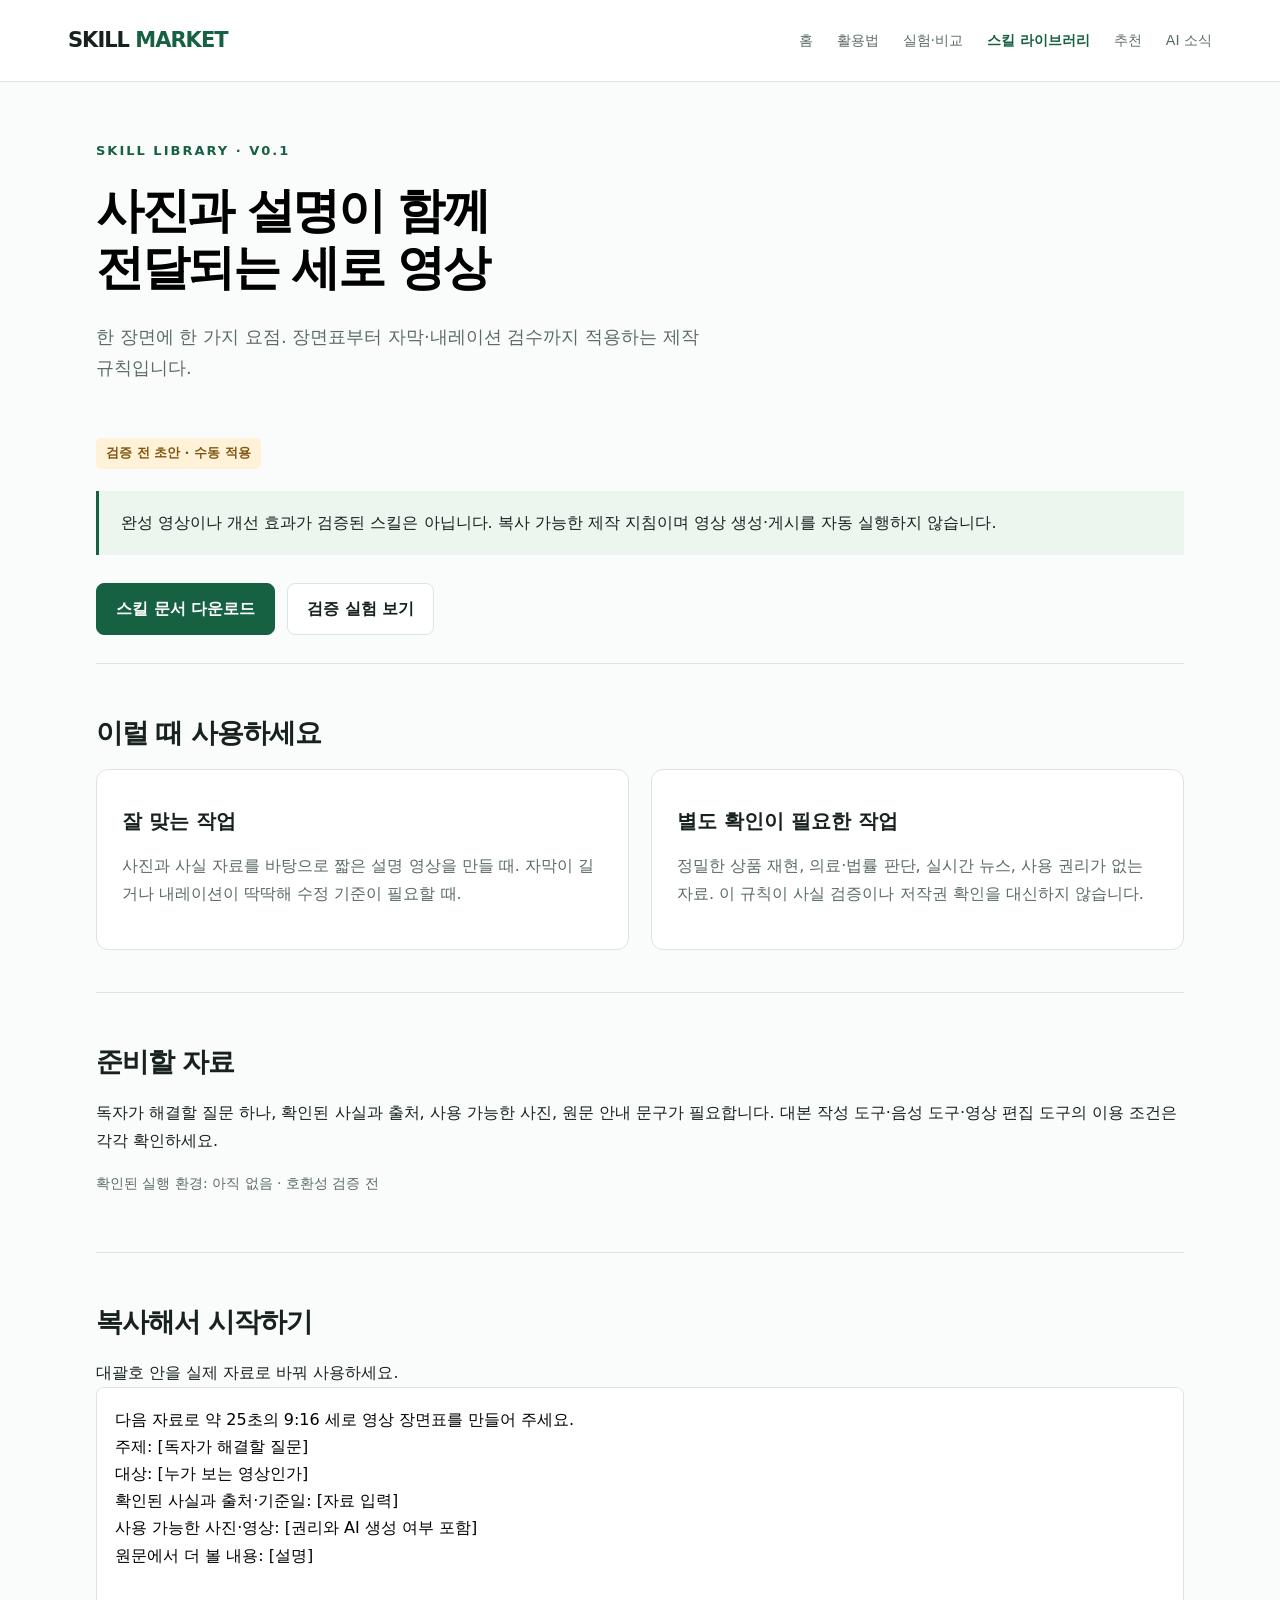
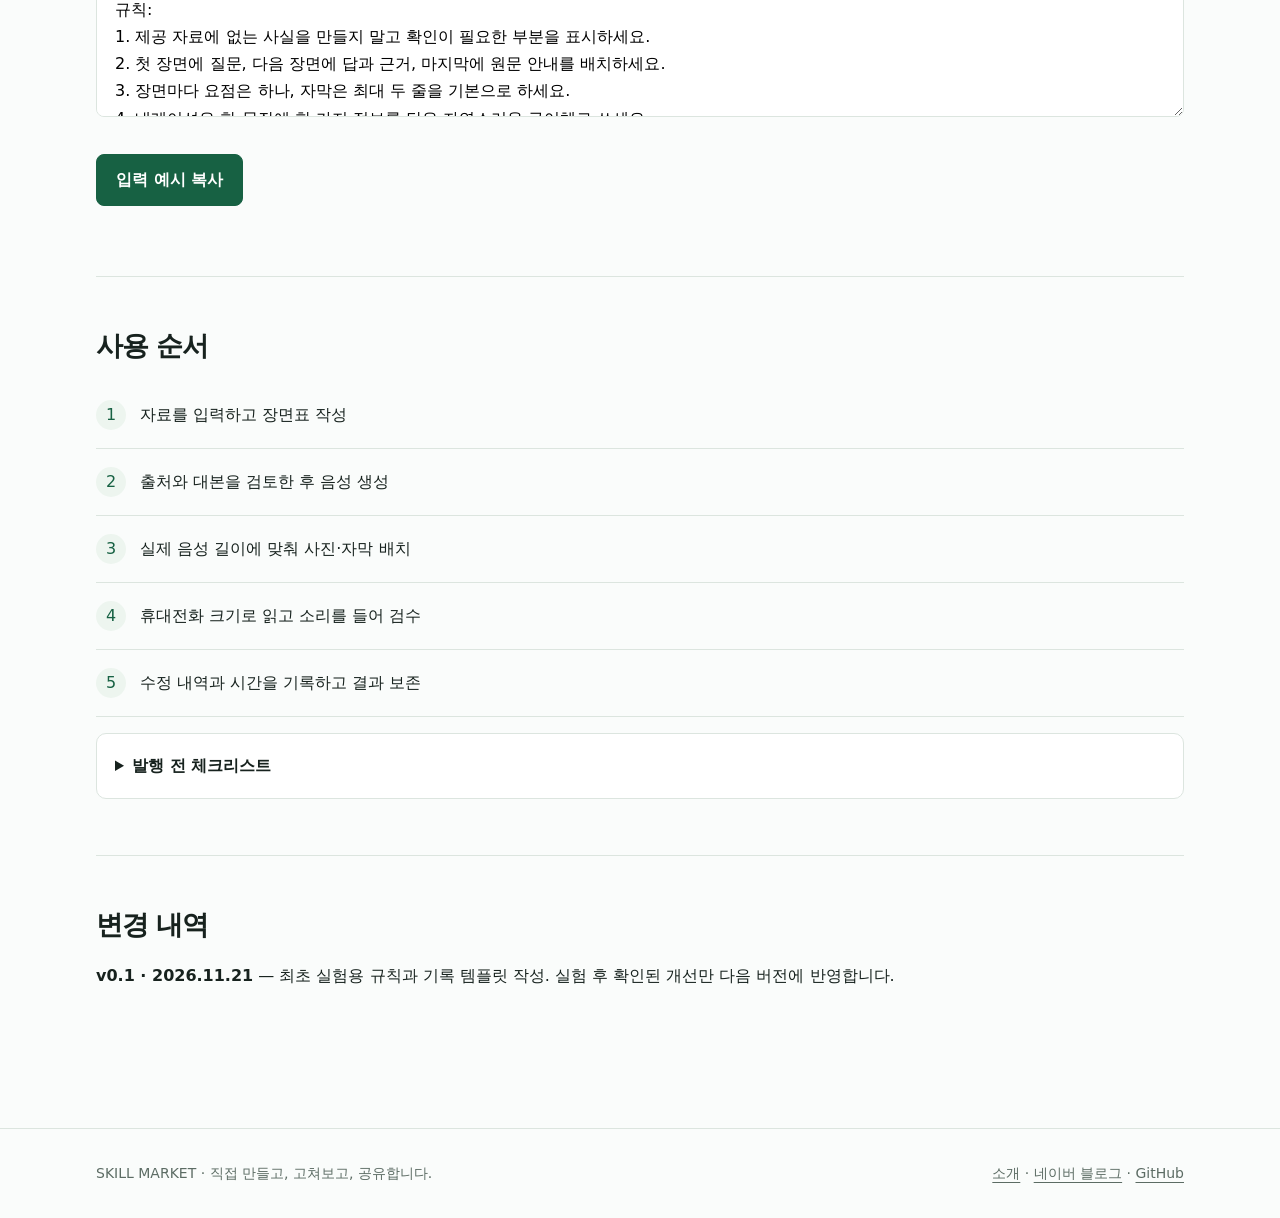
<file: docs/skill-clip.html>
<!doctype html><html lang="ko"><head><meta charset="utf-8"><meta name="viewport" content="width=device-width,initial-scale=1"><title>사진과 설명이 함께 전달되는 세로 영상 | SKILL MARKET</title><meta name="description" content="AI 스킬을 직접 써보고 개선하는 실험실. 결과물 비교, 제작 과정과 재사용 가능한 스킬을 기록합니다."><meta property="og:title" content="사진과 설명이 함께 전달되는 세로 영상 | SKILL MARKET"><meta property="og:description" content="직접 만들고 고쳐보며 더 나은 AI 활용법을 나눕니다."><meta property="og:type" content="website"><link rel="stylesheet" href="assets/lab.css"><script src="assets/lab.js" defer></script></head><body><a class="skip" href="#main">본문으로 이동</a><header><div class="nav"><a class="brand" href="index.html">SKILL <span>MARKET</span></a><nav aria-label="주 메뉴"><a href="index.html">홈</a><a href="guides.html">활용법</a><a href="experiments.html">실험·비교</a><a href="library.html" aria-current="page">스킬 라이브러리</a><a href="picks.html">추천</a><a href="news.html">AI 소식</a></nav></div></header><main id="main"><div class="intro"><span class="eyebrow">Skill library · v0.1</span><h1>사진과 설명이 함께<br>전달되는 세로 영상</h1><p class="lede">한 장면에 한 가지 요점. 장면표부터 자막·내레이션 검수까지 적용하는 제작 규칙입니다.</p></div><span class="tag wait">검증 전 초안 · 수동 적용</span><div class="notice">완성 영상이나 개선 효과가 검증된 스킬은 아닙니다. 복사 가능한 제작 지침이며 영상 생성·게시를 자동 실행하지 않습니다.</div><div class="actions"><a class="button primary" href="downloads/clip-skill-v0.1.md" download>스킬 문서 다운로드</a><a class="button" href="experiment-001.html">검증 실험 보기</a></div><section class="section"><h2>이럴 때 사용하세요</h2><div class="grid two"><article class="card"><h3>잘 맞는 작업</h3><p>사진과 사실 자료를 바탕으로 짧은 설명 영상을 만들 때. 자막이 길거나 내레이션이 딱딱해 수정 기준이 필요할 때.</p></article><article class="card"><h3>별도 확인이 필요한 작업</h3><p>정밀한 상품 재현, 의료·법률 판단, 실시간 뉴스, 사용 권리가 없는 자료. 이 규칙이 사실 검증이나 저작권 확인을 대신하지 않습니다.</p></article></div></section><section class="section"><h2>준비할 자료</h2><p>독자가 해결할 질문 하나, 확인된 사실과 출처, 사용 가능한 사진, 원문 안내 문구가 필요합니다. 대본 작성 도구·음성 도구·영상 편집 도구의 이용 조건은 각각 확인하세요.</p><p class="meta">확인된 실행 환경: 아직 없음 · 호환성 검증 전</p></section><section class="section"><h2>복사해서 시작하기</h2><label for="prompt">대괄호 안을 실제 자료로 바꿔 사용하세요.</label><textarea id="prompt" readonly>다음 자료로 약 25초의 9:16 세로 영상 장면표를 만들어 주세요.
주제: [독자가 해결할 질문]
대상: [누가 보는 영상인가]
확인된 사실과 출처·기준일: [자료 입력]
사용 가능한 사진·영상: [권리와 AI 생성 여부 포함]
원문에서 더 볼 내용: [설명]

규칙:
1. 제공 자료에 없는 사실을 만들지 말고 확인이 필요한 부분을 표시하세요.
2. 첫 장면에 질문, 다음 장면에 답과 근거, 마지막에 원문 안내를 배치하세요.
3. 장면마다 요점은 하나, 자막은 최대 두 줄을 기본으로 하세요.
4. 내레이션은 한 문장에 한 가지 정보를 담은 자연스러운 구어체로 쓰세요.
5. 사진의 핵심을 가리지 않도록 자막 위치를 제안하세요.
6. 숫자·고유명사의 발음 확인 항목을 따로 적으세요.
7. AI 연출·제휴 관계에 필요한 고지를 빠뜨리지 마세요.

출력: 구간 / 사진·화면 / 자막 / 내레이션 / 검수 사항.
추정 시간과 실제 합성 음성 길이는 구분하세요.</textarea><div class="actions"><button class="primary" data-copy="prompt">입력 예시 복사</button><span role="status" aria-live="polite"></span></div></section><section class="section"><h2>사용 순서</h2><ol class="steps"><li>자료를 입력하고 장면표 작성</li><li>출처와 대본을 검토한 후 음성 생성</li><li>실제 음성 길이에 맞춰 사진·자막 배치</li><li>휴대전화 크기로 읽고 소리를 들어 검수</li><li>수정 내역과 시간을 기록하고 결과 보존</li></ol><details><summary>발행 전 체크리스트</summary><ul><li>제목의 질문에 실제로 답하는가?</li><li>자막이 잘리거나 너무 빨리 사라지지 않는가?</li><li>숫자·약어·고유명사가 정확하게 들리는가?</li><li>사진의 핵심이 가려지지 않는가?</li><li>사진 권리·AI 연출·제휴 고지를 확인했는가?</li><li>원문 링크가 해당 글을 여는가?</li></ul></details></section><section class="section"><h2>변경 내역</h2><p><b>v0.1 · 2026.11.21</b> — 최초 실험용 규칙과 기록 템플릿 작성. 실험 후 확인된 개선만 다음 버전에 반영합니다.</p></section></main><footer><div class="foot"><span>SKILL MARKET · 직접 만들고, 고쳐보고, 공유합니다.</span><span><a href="about.html">소개</a> · <a href="https://blog.naver.com/ldg0116">네이버 블로그</a> · <a href="https://github.com/ldg0116-oss/skill-market">GitHub</a></span></div></footer></body></html>
</file>
<file: docs/assets/lab.css>
:root{--ink:#17221e;--muted:#5c6c64;--line:#dce5df;--green:#176143;--pale:#edf5ef;--bg:#fafcfb}*{box-sizing:border-box;min-width:0}body{margin:0;background:var(--bg);color:var(--ink);font:16px/1.75 system-ui,"Malgun Gothic",sans-serif}a{color:inherit;text-underline-offset:4px}button,input,textarea{font:inherit}a:focus-visible,button:focus-visible,input:focus-visible,textarea:focus-visible{outline:3px solid #bb7e16;outline-offset:4px}header{border-bottom:1px solid var(--line);background:white}.nav{max-width:1200px;margin:auto;display:flex;justify-content:space-between;align-items:center;padding:22px 28px;gap:24px}.brand{font-weight:850;letter-spacing:-1px;text-decoration:none;font-size:21px}.brand span{color:var(--green)}nav{display:flex;gap:24px;flex-wrap:wrap}nav a{text-decoration:none;font-size:14px;color:var(--muted)}nav a[aria-current]{color:var(--green);font-weight:750}main{max-width:1144px;margin:auto;padding:0 28px 80px}.eyebrow{text-transform:uppercase;color:var(--green);font-size:13px;letter-spacing:2px;font-weight:750}.hero{display:grid;grid-template-columns:minmax(0,1.1fr) minmax(0,1fr);gap:65px;align-items:center;padding:78px 0 70px}h1{font-size:clamp(34px,4.5vw,59px);line-height:1.2;letter-spacing:-2.5px;margin:18px 0 24px;color:#000}h2{font-size:27px;line-height:1.4;letter-spacing:-1px;margin:8px 0 18px}h3{font-size:20px;line-height:1.45;margin:12px 0}.lede{color:var(--muted);max-width:620px;font-size:18px}.actions{display:flex;flex-wrap:wrap;gap:12px;margin:28px 0}.button,button{display:inline-flex;align-items:center;justify-content:center;border:1px solid var(--line);border-radius:8px;padding:11px 19px;background:white;text-decoration:none;font-weight:650;cursor:pointer}.primary{background:var(--green);color:white;border-color:var(--green)}.stage{background:#182b24;color:white;padding:28px;border-radius:18px;box-shadow:0 22px 50px #162b2414;transform:rotate(1deg)}.stage-top{display:flex;justify-content:space-between;font-size:13px;color:#cfdfd5}.frames{display:grid;grid-template-columns:repeat(2,minmax(0,1fr));gap:16px;margin:22px 0}.frame{aspect-ratio:9/12;background:linear-gradient(155deg,#799481,#354d42);border:1px solid #a9c1b17a;border-radius:10px;display:flex;flex-direction:column;justify-content:space-between;padding:18px}.frame strong{font-size:32px}.frame p{background:#13251fe6;padding:10px;border-radius:5px;font-size:14px;line-height:1.6}.frame.after{background:linear-gradient(155deg,#c8dfc6,#728e77)}.stage small{color:#c6d6cb}.section{padding:42px 0;border-top:1px solid var(--line)}.section-head{display:flex;justify-content:space-between;gap:20px;align-items:center}.grid{display:grid;grid-template-columns:repeat(3,1fr);gap:22px}.grid.two{grid-template-columns:repeat(2,1fr)}.card{background:white;border:1px solid var(--line);border-radius:12px;padding:25px}.card p{color:var(--muted)}.card a{font-weight:650}.tag{display:inline-block;padding:4px 10px;border-radius:5px;background:var(--pale);color:var(--green);font-size:13px;font-weight:650}.tag.wait{background:#fff2d9;color:#805611}.meta{font-size:14px;color:var(--muted)}.topic-list{display:flex;gap:12px;flex-wrap:wrap}.topic-list a{padding:12px 22px;background:white;border:1px solid var(--line);border-radius:8px;text-decoration:none}.intro{padding:54px 0 36px;max-width:860px}.intro h1{font-size:clamp(32px,4vw,48px)}.notice{background:var(--pale);border-left:3px solid var(--green);padding:18px 22px;margin:22px 0}.scroll{overflow:auto}table{border-collapse:collapse;width:100%;background:white;min-width:550px}th,td{text-align:left;padding:16px;border-bottom:1px solid var(--line)}th{background:var(--pale);font-size:14px}details{border:1px solid var(--line);border-radius:10px;background:white;margin:14px 0;padding:18px}summary{cursor:pointer;font-weight:700}textarea{width:100%;min-height:330px;padding:18px;border:1px solid var(--line);border-radius:8px;background:white;line-height:1.7}footer{border-top:1px solid var(--line);padding:32px 28px;color:var(--muted);font-size:14px}.foot{max-width:1088px;margin:auto;display:flex;justify-content:space-between;gap:20px;flex-wrap:wrap}.quiet{color:var(--muted)}.skip{position:absolute;top:-100px}.skip:focus{top:0;background:white;padding:16px;z-index:9}.steps{counter-reset:step;list-style:none;padding:0}.steps li{border-bottom:1px solid var(--line);padding:18px 0}.steps li:before{counter-increment:step;content:counter(step);display:inline-grid;place-items:center;background:var(--pale);width:30px;height:30px;border-radius:50%;margin-right:14px;color:var(--green)}@media(max-width:760px){.nav{align-items:flex-start;flex-direction:column;padding:18px 20px;gap:14px}nav{gap:12px 20px}main{padding:0 20px 50px}.hero{grid-template-columns:1fr;padding:38px 0;gap:28px}h1{letter-spacing:-1.6px}.stage{transform:none}.grid,.grid.two{grid-template-columns:1fr}.section{padding:30px 0}.section-head{align-items:flex-start;flex-direction:column;gap:0}.intro{padding:34px 0 20px}.frame{aspect-ratio:9/11}}
.picks{display:grid;gap:22px}.pick-top{display:flex;justify-content:space-between;align-items:baseline;gap:8px 20px;flex-wrap:wrap}.pick-top h3{margin:0}.score{font-weight:800;font-size:24px;color:var(--green);white-space:nowrap}.score small{font-weight:500;font-size:13px;color:var(--muted)}.tags{display:flex;flex-wrap:wrap;gap:8px;align-items:center;margin:12px 0}.pick .why b{color:var(--ink);margin-right:8px}.pick details{margin:16px 0 0}.bars{display:grid;grid-template-columns:auto minmax(60px,1fr) auto;gap:8px 14px;align-items:center;font-size:14px;margin:16px 0}.bar{height:7px;background:var(--pale);border-radius:4px;overflow:hidden}.bar i{display:block;height:100%;background:var(--green)}.pt{color:var(--muted);white-space:nowrap}.facts{margin:0;display:grid;grid-template-columns:max-content minmax(0,1fr);gap:10px 20px}.facts dt{color:var(--muted);font-size:14px}.facts dd{margin:0;overflow-wrap:anywhere}.facts ul,.rule ul{margin:0;padding-left:20px}.empty{background:white;border:1px dashed var(--line);border-radius:12px;padding:34px 24px;text-align:center}.empty strong{display:block;font-size:20px;margin-bottom:6px}.empty span{color:var(--muted)}@media(max-width:760px){.facts{grid-template-columns:1fr;gap:2px}.facts dd{margin-bottom:10px}.bars{grid-template-columns:auto minmax(36px,1fr) auto;gap:6px 10px;font-size:13px}}
</file>
